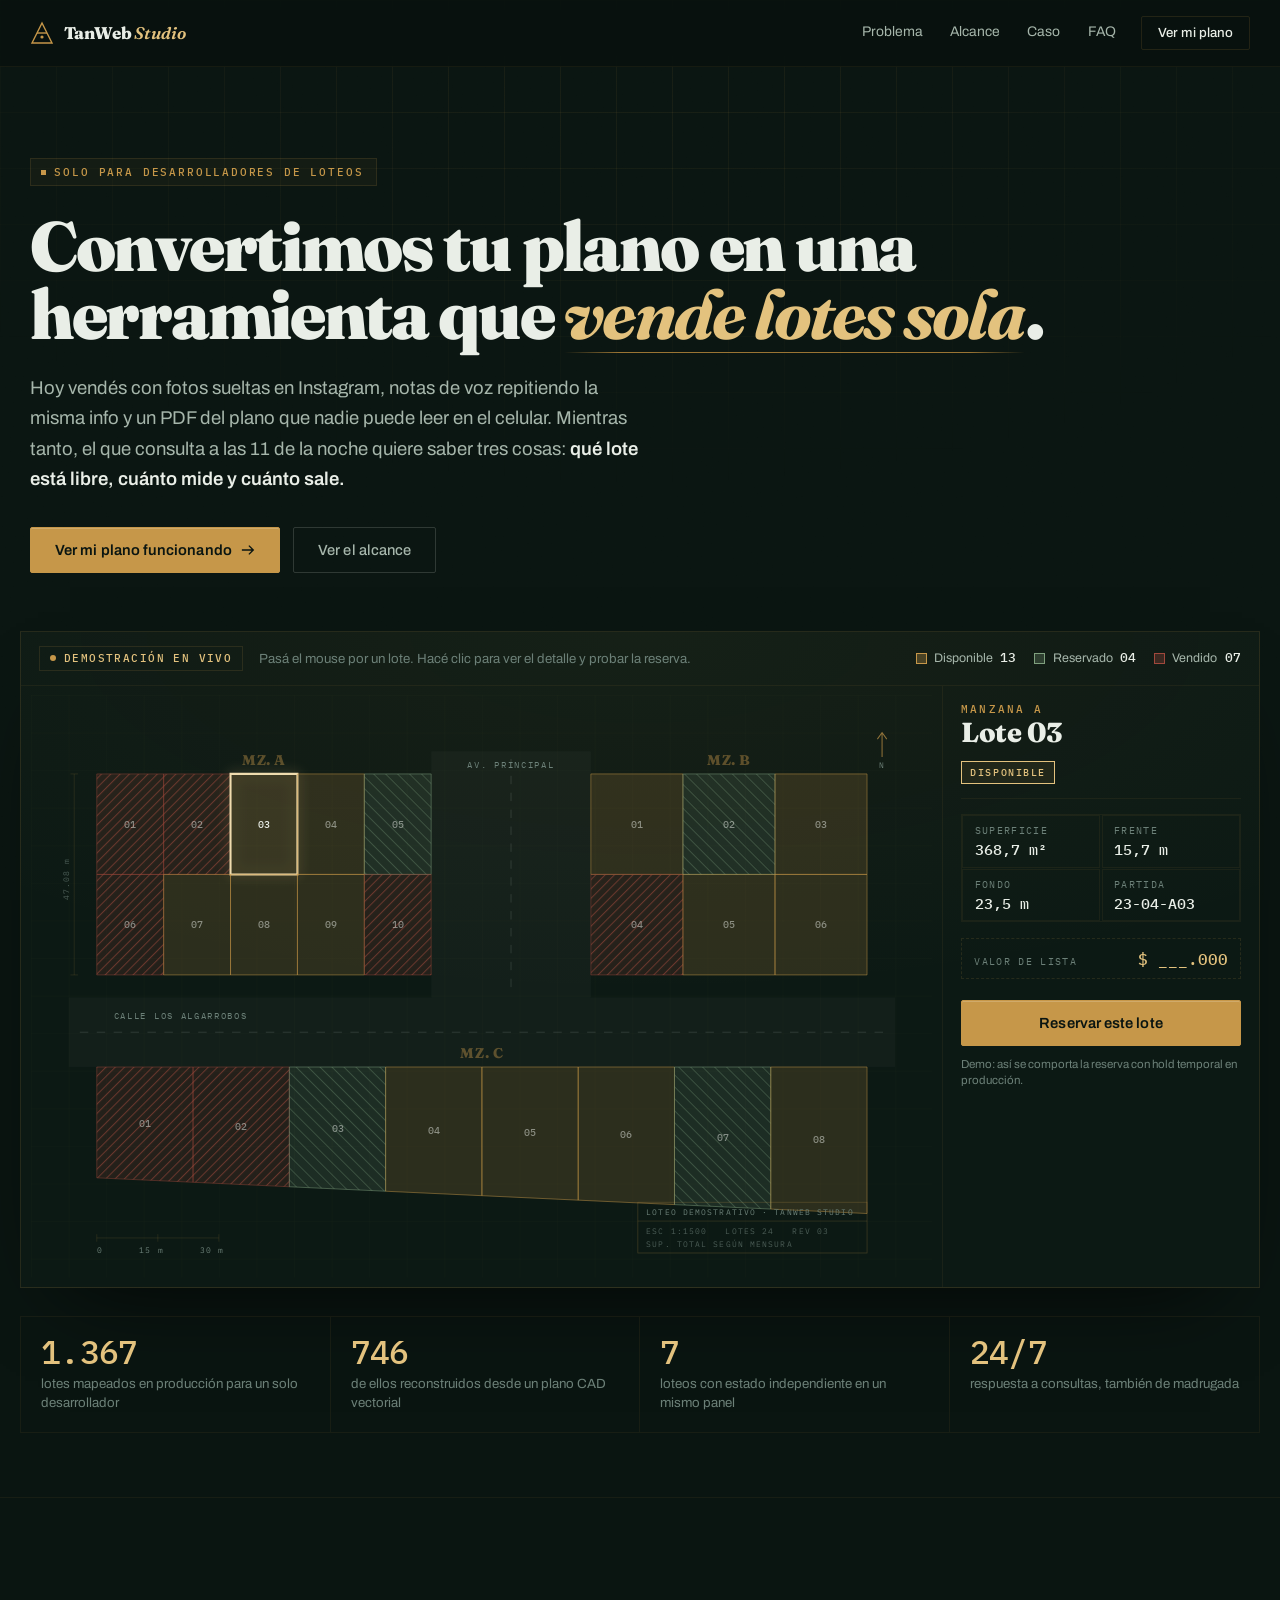
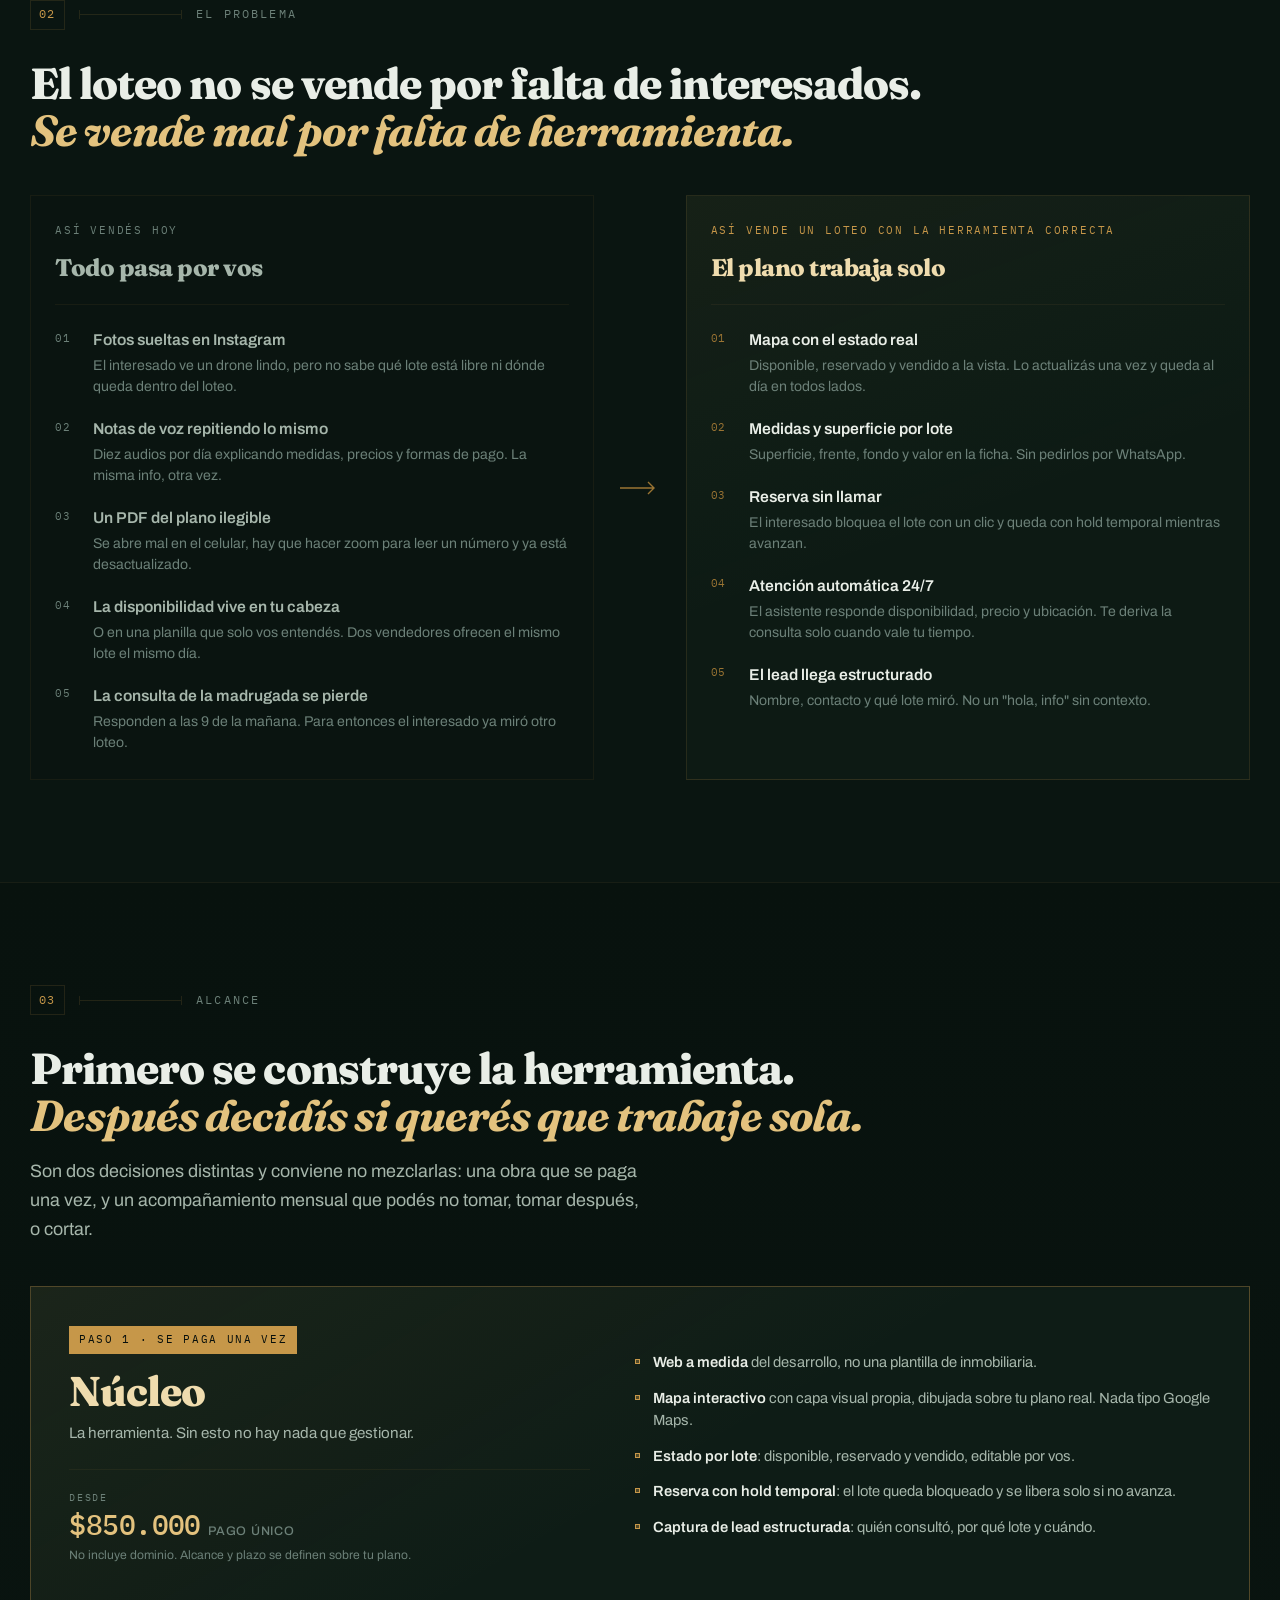
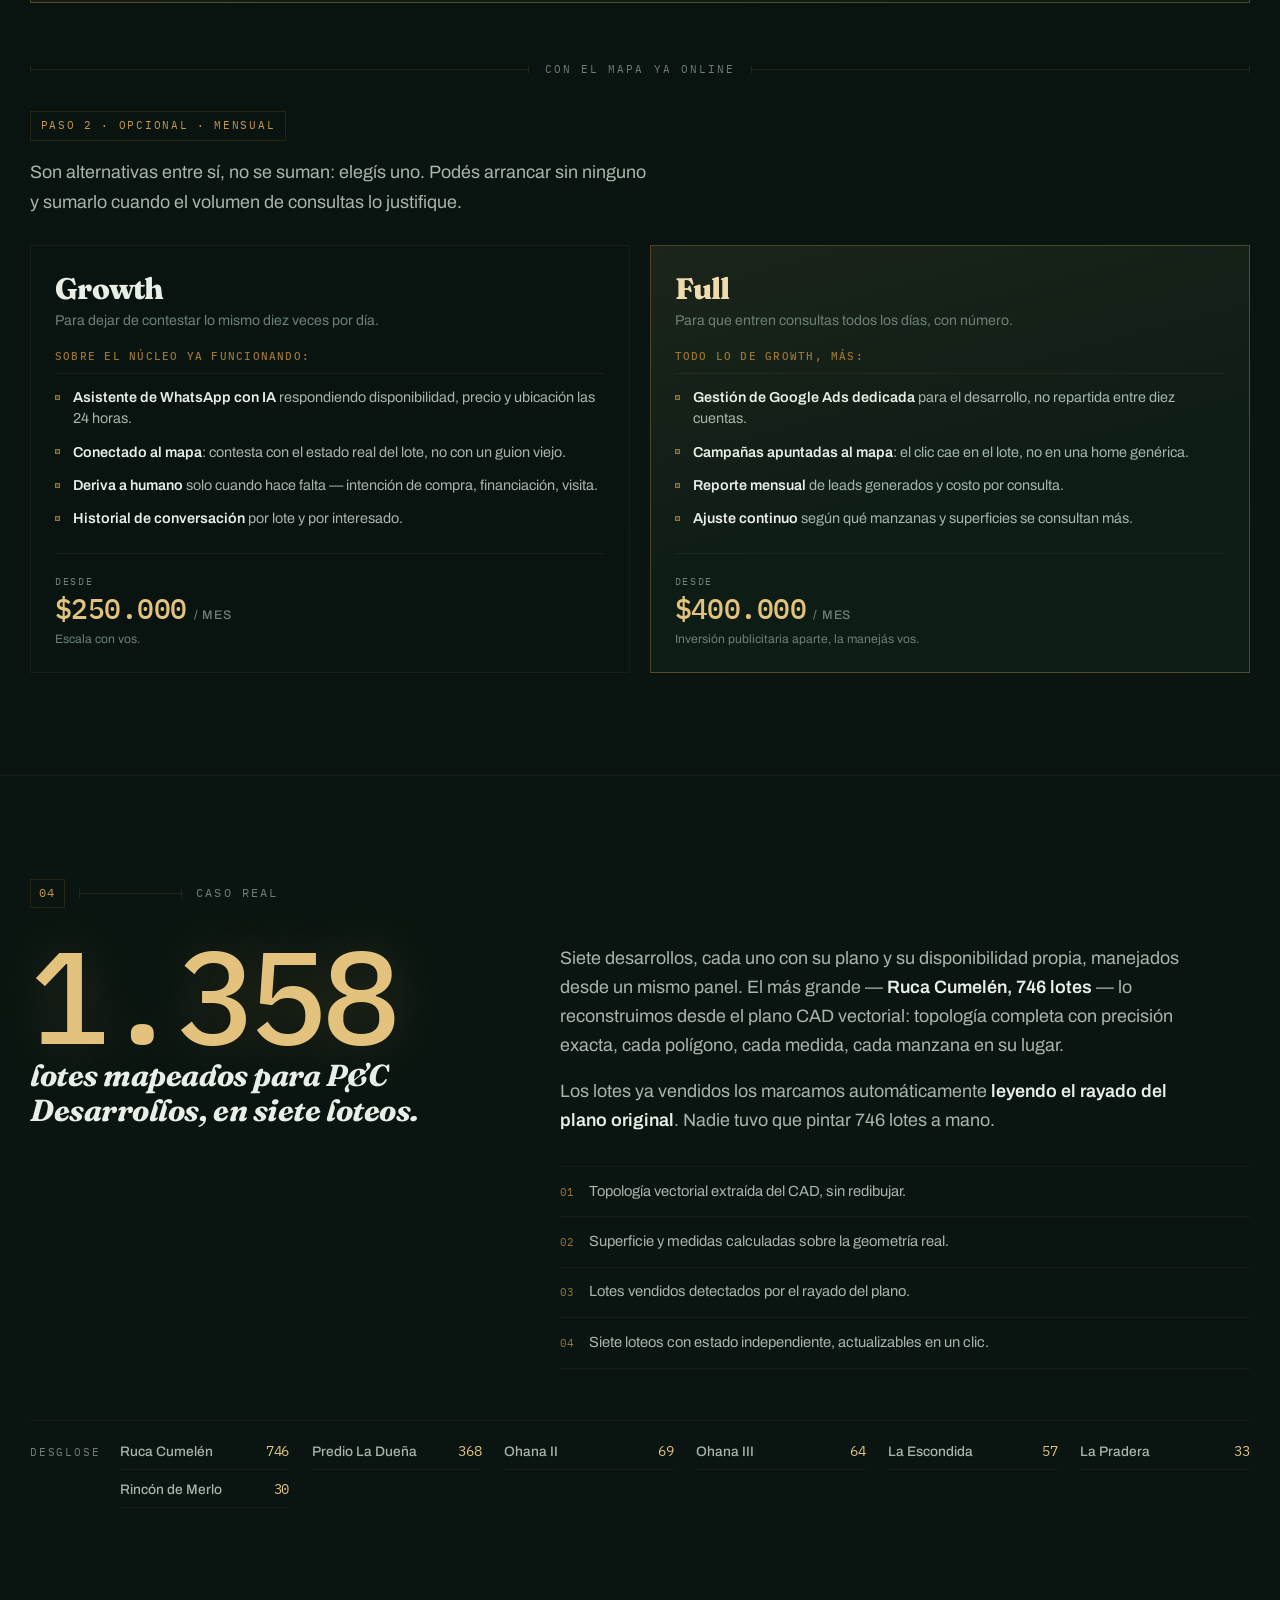
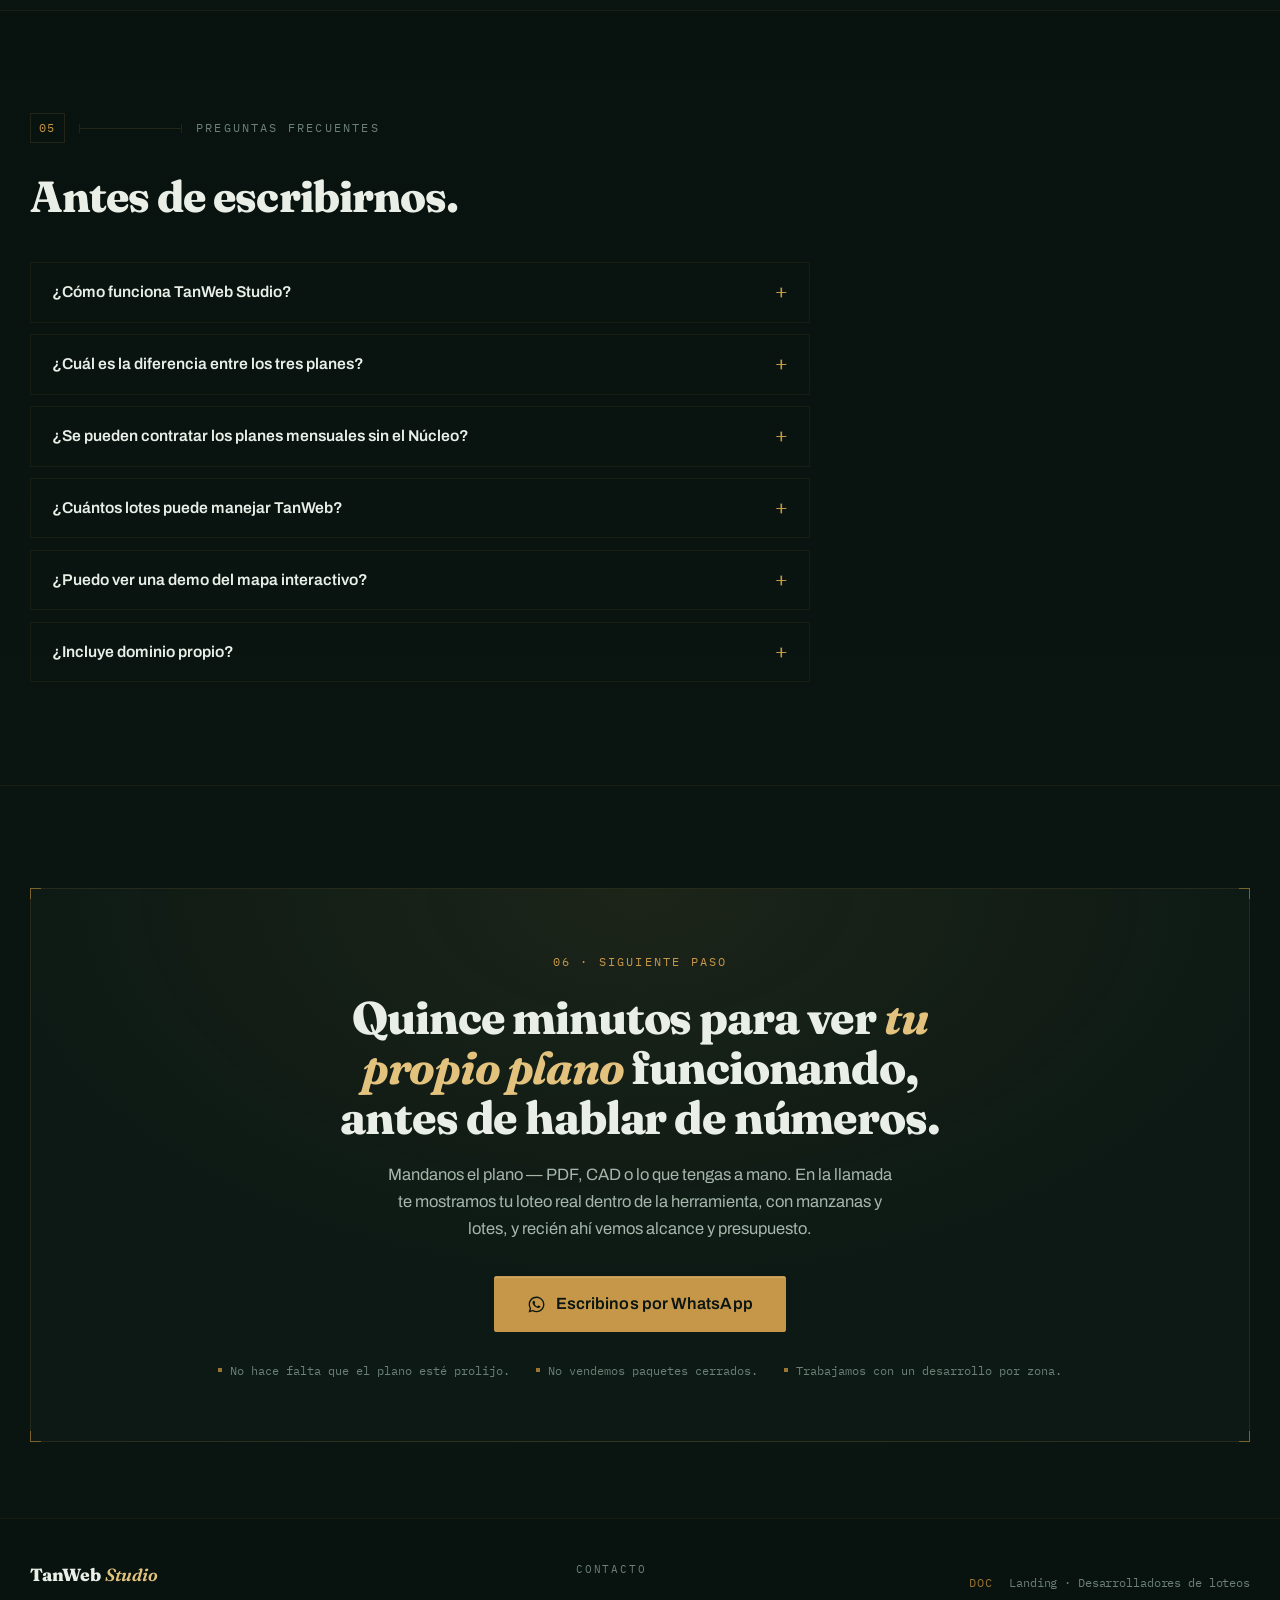
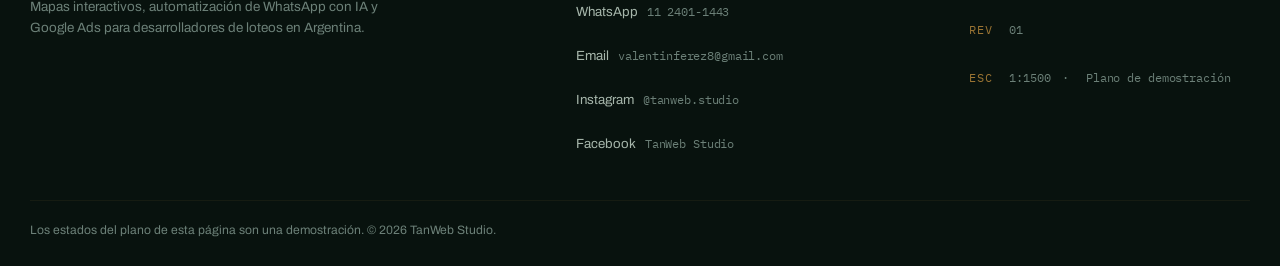
<file: index.html>
<!DOCTYPE html>
<html lang="es-AR">
<head>
<meta charset="utf-8">
<meta name="viewport" content="width=device-width, initial-scale=1">
<title>TanWeb Studio — Tu plano, convertido en una herramienta que vende lotes sola</title>
<meta name="description" content="Webs con mapa interactivo de lotes, reserva con hold temporal y atención por WhatsApp con IA para desarrolladores de loteos. No es un tour 360°: es una herramienta comercial.">
<meta name="theme-color" content="#0A1511">

<meta property="og:type" content="website">
<meta property="og:title" content="TanWeb Studio — Tu plano vende lotes solo">
<meta property="og:description" content="Mapa interactivo con disponibilidad en tiempo real, reserva con hold temporal y asistente de WhatsApp con IA. Para desarrolladores de loteos.">
<meta property="og:image" content="https://tanwebstudio.com/assets/og-image.svg">
<meta property="og:image:type" content="image/svg+xml">
<meta property="og:locale" content="es_AR">
<link rel="canonical" href="https://tanwebstudio.com/">

<link rel="preconnect" href="https://fonts.googleapis.com">
<link rel="preconnect" href="https://fonts.gstatic.com" crossorigin>
<link rel="stylesheet" href="https://fonts.googleapis.com/css2?family=Fraunces:opsz,wght@9..144,600..900&family=Archivo:wght@400;500;600&family=IBM+Plex+Mono:wght@400;500&display=swap">
<link rel="stylesheet" href="/assets/css/styles.css">
<link rel="icon" href="/assets/favicon.svg" type="image/svg+xml">

<!-- Schema: Software Application -->
<script type="application/ld+json">
{
  "@context": "https://schema.org",
  "@type": "SoftwareApplication",
  "name": "TanWeb Studio",
  "description": "Plataforma de mapa interactivo con reserva temporal y asistente de WhatsApp con IA para desarrolladores de loteos",
  "url": "https://tanwebstudio.com/",
  "applicationCategory": "BusinessApplication",
  "offers": [
    {
      "@type": "Offer",
      "name": "Núcleo",
      "price": "850000",
      "priceCurrency": "ARS",
      "description": "Web a medida, mapa interactivo, estado por lote, reserva con hold temporal"
    },
    {
      "@type": "Offer",
      "name": "Growth",
      "price": "250000",
      "priceCurrency": "ARS",
      "priceValidUntil": "2026-12-31",
      "description": "Asistente de WhatsApp con IA, conectado al mapa, historial de conversaciones"
    },
    {
      "@type": "Offer",
      "name": "Full",
      "price": "400000",
      "priceCurrency": "ARS",
      "priceValidUntil": "2026-12-31",
      "description": "Todo lo de Growth + gestión de Google Ads, campañas apuntadas al mapa, reporte mensual"
    }
  ],
  "areaServed": "AR",
  "inLanguage": "es-AR",
  "operatingSystem": "Web",
  "featureList": [
    "Mapa interactivo con geometría real",
    "Disponibilidad en tiempo real",
    "Reserva con hold temporal de 15 minutos",
    "Asistente de WhatsApp con IA",
    "Gestión de Google Ads",
    "Captura estructurada de leads"
  ],
  "author": {
    "@type": "Organization",
    "name": "TanWeb Studio",
    "url": "https://tanwebstudio.com/"
  }
}
</script>

<!-- Schema: FAQ -->
<script type="application/ld+json">
{
  "@context": "https://schema.org",
  "@type": "FAQPage",
  "mainEntity": [
    {
      "@type": "Question",
      "name": "¿Cómo funciona TanWeb Studio?",
      "acceptedAnswer": {
        "@type": "Answer",
        "text": "Convertimos tu plano catastral en un mapa interactivo online. Los interesados ven en tiempo real qué lotes están disponibles, reservados o vendidos. Pueden hacer una reserva temporal (15 minutos) y tu equipo de ventas recibe la consulta estructurada por WhatsApp."
      }
    },
    {
      "@type": "Question",
      "name": "¿Cuál es la diferencia entre los tres planes?",
      "acceptedAnswer": {
        "@type": "Answer",
        "text": "Núcleo ($850.000, pago único) es la herramienta base: el mapa + reserva temporal. Growth ($250.000/mes) agrega un asistente de WhatsApp con IA que responde disponibilidad 24/7. Full ($400.000/mes) incluye todo lo de Growth + gestión dedicada de Google Ads."
      }
    },
    {
      "@type": "Question",
      "name": "¿Se pueden contratar los planes mensuales sin el Núcleo?",
      "acceptedAnswer": {
        "@type": "Answer",
        "text": "No. Growth y Full requieren que Núcleo esté activo. Son decisiones en orden: primero la herramienta (Núcleo), después opcionalmente el acompañamiento (Growth o Full)."
      }
    },
    {
      "@type": "Question",
      "name": "¿Cuántos lotes puede manejar TanWeb?",
      "acceptedAnswer": {
        "@type": "Answer",
        "text": "En producción actualmente manejamos 1.367 lotes distribuidos en 7 desarrollos. La plataforma escala según el tamaño del loteo. Alcance y plazo se definen en la propuesta inicial."
      }
    },
    {
      "@type": "Question",
      "name": "¿Puedo ver una demo del mapa interactivo?",
      "acceptedAnswer": {
        "@type": "Answer",
        "text": "Sí. En el hero de esta página hay un demo interactivo con 24 lotes de demostración. Podés hacer hover, seleccionar lotes, ver superficie, hacer una reserva temporal. Es exactamente cómo funciona en producción."
      }
    },
    {
      "@type": "Question",
      "name": "¿Incluye dominio propio?",
      "acceptedAnswer": {
        "@type": "Answer",
        "text": "El plan Núcleo no incluye dominio. Podés usar uno propio (tusitio.com) o uno que nosotros registremos. Se presupuesta separado."
      }
    }
  ]
}
</script>

<!-- Schema: Organization (local business para Google Business) -->
<script type="application/ld+json">
{
  "@context": "https://schema.org",
  "@type": "LocalBusiness",
  "name": "TanWeb Studio",
  "url": "https://tanwebstudio.com/",
  "description": "Plataforma de mapa interactivo para desarrolladores de loteos en Argentina",
  "areaServed": "AR",
  "serviceType": "B2B SaaS · Software",
  "contactPoint": {
    "@type": "ContactPoint",
    "contactType": "Customer Service",
    "telephone": "+54-9-11-2401-1443",
    "contactOption": "TollFree"
  },
  "sameAs": [
    "https://instagram.com/tanweb.studio"
  ]
}
</script>

<script defer src="https://va.vercel-analytics.com/v1/script.js"></script>
</head>
<body>

<a class="skip" href="#plano">Saltar al plano interactivo</a>

<!-- ══════════════════════════════════════════════ NAV -->
<header class="nav">
  <div class="shell nav__in">
    <a class="brand" href="#top" aria-label="TanWeb Studio, inicio">
      <span class="brand__mark" aria-hidden="true">
        <svg viewBox="0 0 24 24" width="24" height="24"><path d="M2 22 L12 2 L22 22 Z" fill="none" stroke="currentColor" stroke-width="1.4"/><path d="M7 12 H17" stroke="currentColor" stroke-width="1.4"/><circle cx="12" cy="16" r="1.6" fill="currentColor"/></svg>
      </span>
      <span class="brand__txt">TanWeb <em>Studio</em></span>
    </a>
    <nav class="nav__links" aria-label="Secciones">
      <a href="#problema">Problema</a>
      <a href="#oferta">Alcance</a>
      <a href="#caso">Caso</a>
      <a href="#faq">FAQ</a>
    </nav>
    <a class="btn btn--sm" href="#contacto" data-wa="Hola TanWeb. Tengo un loteo y quiero ver cómo se vería mi plano funcionando.">
      Ver mi plano
    </a>
  </div>
</header>

<main id="top">

<!-- ══════════════════════════════════════════════ 01 · HERO -->
<section class="hero">
  <div class="shell">

    <div class="hero__copy">
      <p class="eyebrow"><span class="eyebrow__dot" aria-hidden="true"></span>Solo para desarrolladores de loteos</p>
      <h1 class="hero__h1">
        Convertimos tu plano en una<br>
        herramienta que <em>vende lotes sola</em>.
      </h1>
      <p class="hero__sub">
        Hoy vendés con fotos sueltas en Instagram, notas de voz repitiendo la misma info
        y un PDF del plano que nadie puede leer en el celular. Mientras tanto, el que consulta
        a las 11 de la noche quiere saber tres cosas: <strong>qué lote está libre, cuánto mide y cuánto sale.</strong>
      </p>
      <div class="hero__cta">
        <a class="btn btn--gold" href="#contacto" data-wa="Hola TanWeb. Tengo un loteo y quiero ver cómo se vería mi plano funcionando.">
          Ver mi plano funcionando
          <svg viewBox="0 0 16 16" width="14" height="14" aria-hidden="true"><path d="M1 8h13M9 3l5 5-5 5" fill="none" stroke="currentColor" stroke-width="1.6"/></svg>
        </a>
        <a class="btn btn--ghost" href="#oferta">Ver el alcance</a>
      </div>
    </div>

  </div>

  <!-- ─────────── EL PLANO (elemento firma) -->
  <div class="shell shell--wide">
    <div class="plan" id="plano">

      <div class="plan__head">
        <div class="plan__headL">
          <span class="tag tag--live"><span class="tag__pulse" aria-hidden="true"></span>Demostración en vivo</span>
          <p class="plan__hint">Pasá el mouse por un lote. Hacé clic para ver el detalle y probar la reserva.</p>
        </div>
        <div class="legend" role="list" aria-label="Referencias del plano">
          <span class="legend__i" role="listitem"><i class="sw sw--disp" aria-hidden="true"></i>Disponible <b data-count="disponible">0</b></span>
          <span class="legend__i" role="listitem"><i class="sw sw--res" aria-hidden="true"></i>Reservado <b data-count="reservado">0</b></span>
          <span class="legend__i" role="listitem"><i class="sw sw--vend" aria-hidden="true"></i>Vendido <b data-count="vendido">0</b></span>
        </div>
      </div>

      <div class="plan__body">

        <div class="plan__stage">
          <div class="plan__scroll">
            <div class="plan__canvas" id="planCanvas">
              <svg id="planSvg" viewBox="0 0 960 620" preserveAspectRatio="xMidYMid meet" aria-hidden="true" focusable="false">
                <defs>
                  <pattern id="hatchSold" width="7" height="7" patternTransform="rotate(45)" patternUnits="userSpaceOnUse">
                    <line x1="0" y1="0" x2="0" y2="7" stroke="#A0483C" stroke-width="2.2" opacity=".55"/>
                  </pattern>
                  <pattern id="hatchRes" width="9" height="9" patternTransform="rotate(-45)" patternUnits="userSpaceOnUse">
                    <line x1="0" y1="0" x2="0" y2="9" stroke="#7FA07E" stroke-width="1.4" opacity=".45"/>
                  </pattern>
                  <pattern id="mesh" width="40" height="40" patternUnits="userSpaceOnUse">
                    <path d="M40 0H0V40" fill="none" stroke="#C69749" stroke-width=".4" opacity=".085"/>
                  </pattern>
                </defs>

                <rect x="0" y="0" width="960" height="620" fill="url(#mesh)"></rect>

                <g id="planStreets" aria-hidden="true"></g>
                <g id="planLots"></g>
                <g id="planNotes" aria-hidden="true"></g>
              </svg>

              <!-- Capa accesible: un <button> real por lote.
                   El SVG maneja el mouse (hit area = el polígono exacto) y esta
                   capa maneja teclado y lectores de pantalla: los lectores
                   anuncian un <button> nativo de forma más consistente que un
                   <g role="button">, y Enter/Espacio funcionan sin JS extra.
                   Los botones van con pointer-events:none para no robarle el
                   hover a la geometría del plano. -->
              <div class="kb" id="planKb" role="group"
                   aria-label="Lotes del plano de demostración. Recorré con Tab y seleccioná con Enter."></div>

              <div class="tip" id="planTip" role="status" aria-live="polite"></div>
            </div>
          </div>
          <p class="plan__swipe" aria-hidden="true">Deslizá horizontalmente para recorrer el plano →</p>
        </div>

        <!-- Ficha del lote -->
        <aside class="ficha" id="ficha" aria-label="Ficha del lote seleccionado">
          <div class="ficha__idle" id="fichaIdle">
            <svg viewBox="0 0 40 40" width="34" height="34" aria-hidden="true" class="ficha__ico">
              <rect x="3" y="3" width="34" height="34" fill="none" stroke="currentColor" stroke-width="1.2" stroke-dasharray="3 3"/>
              <path d="M12 20h16M20 12v16" stroke="currentColor" stroke-width="1.2"/>
            </svg>
            <p><strong>Ningún lote seleccionado.</strong></p>
            <p class="mut">Elegí un lote en el plano para ver superficie, medidas y estado — igual que lo ve tu comprador.</p>
          </div>

          <div class="ficha__data" id="fichaData" hidden>
            <div class="ficha__top">
              <p class="ficha__mz" id="fMz">MANZANA A</p>
              <p class="ficha__lote">Lote <span id="fNum">01</span></p>
              <span class="chip" id="fEstado">Disponible</span>
            </div>

            <dl class="specs">
              <div><dt>Superficie</dt><dd id="fSup">— m²</dd></div>
              <div><dt>Frente</dt><dd id="fFrente">— m</dd></div>
              <div><dt>Fondo</dt><dd id="fFondo">— m</dd></div>
              <div><dt>Partida</dt><dd id="fPartida">—</dd></div>
            </dl>

            <div class="ficha__price">
              <span class="ficha__priceLbl">Valor de lista</span>
              <!-- PLACEHOLDER: precio demo del lote -->
              <span class="ficha__priceVal ph">$ ___.000</span>
            </div>

            <div class="hold" id="hold" hidden>
              <div class="hold__bar"><span id="holdFill"></span></div>
              <p class="hold__txt">Reservado a tu nombre · quedan <b id="holdTime">15:00</b></p>
              <p class="hold__note">Cuando el hold vence, el lote vuelve a estar disponible solo. Sin llamar a nadie.</p>
            </div>

            <div class="ficha__actions">
              <button class="btn btn--gold btn--full" id="btnReservar" type="button">Reservar este lote</button>
              <p class="ficha__disc" id="fichaDisc">Demo: así se comporta la reserva con hold temporal en producción.</p>
            </div>
          </div>
        </aside>

      </div>
    </div>
  </div>

  <!-- Stats -->
  <div class="shell shell--wide">
    <ul class="stats" aria-label="Datos de referencia">
      <li><b class="mono">1.367</b><span>lotes mapeados en producción para un solo desarrollador</span></li>
      <li><b class="mono">746</b><span>de ellos reconstruidos desde un plano CAD vectorial</span></li>
      <li><b class="mono">7</b><span>loteos con estado independiente en un mismo panel</span></li>
      <li><b class="mono">24/7</b><span>respuesta a consultas, también de madrugada</span></li>
    </ul>
  </div>
</section>

<!-- ══════════════════════════════════════════════ 02 · PROBLEMA -->
<section class="sec" id="problema">
  <div class="shell">
    <div class="sechead">
      <span class="sechead__n mono">02</span>
      <span class="sechead__rule" aria-hidden="true"></span>
      <span class="sechead__t mono">El problema</span>
    </div>

    <h2 class="h2">
      El loteo no se vende por falta de interesados.<br>
      <em>Se vende mal por falta de herramienta.</em>
    </h2>

    <div class="vs">
      <article class="vs__card vs__card--bad">
        <header>
          <span class="vs__lbl mono">Así vendés hoy</span>
          <h3>Todo pasa por vos</h3>
        </header>
        <ul class="vs__list">
          <li>
            <span class="vs__k mono">01</span>
            <div><b>Fotos sueltas en Instagram</b><p>El interesado ve un drone lindo, pero no sabe qué lote está libre ni dónde queda dentro del loteo.</p></div>
          </li>
          <li>
            <span class="vs__k mono">02</span>
            <div><b>Notas de voz repitiendo lo mismo</b><p>Diez audios por día explicando medidas, precios y formas de pago. La misma info, otra vez.</p></div>
          </li>
          <li>
            <span class="vs__k mono">03</span>
            <div><b>Un PDF del plano ilegible</b><p>Se abre mal en el celular, hay que hacer zoom para leer un número y ya está desactualizado.</p></div>
          </li>
          <li>
            <span class="vs__k mono">04</span>
            <div><b>La disponibilidad vive en tu cabeza</b><p>O en una planilla que solo vos entendés. Dos vendedores ofrecen el mismo lote el mismo día.</p></div>
          </li>
          <li>
            <span class="vs__k mono">05</span>
            <div><b>La consulta de la madrugada se pierde</b><p>Responden a las 9 de la mañana. Para entonces el interesado ya miró otro loteo.</p></div>
          </li>
        </ul>
      </article>

      <div class="vs__arrow" aria-hidden="true">
        <svg viewBox="0 0 40 20" width="40" height="20"><path d="M0 10h34M28 4l6 6-6 6" fill="none" stroke="currentColor" stroke-width="1.4"/></svg>
      </div>

      <article class="vs__card vs__card--good">
        <header>
          <span class="vs__lbl mono">Así vende un loteo con la herramienta correcta</span>
          <h3>El plano trabaja solo</h3>
        </header>
        <ul class="vs__list">
          <li>
            <span class="vs__k mono">01</span>
            <div><b>Mapa con el estado real</b><p>Disponible, reservado y vendido a la vista. Lo actualizás una vez y queda al día en todos lados.</p></div>
          </li>
          <li>
            <span class="vs__k mono">02</span>
            <div><b>Medidas y superficie por lote</b><p>Superficie, frente, fondo y valor en la ficha. Sin pedirlos por WhatsApp.</p></div>
          </li>
          <li>
            <span class="vs__k mono">03</span>
            <div><b>Reserva sin llamar</b><p>El interesado bloquea el lote con un clic y queda con hold temporal mientras avanzan.</p></div>
          </li>
          <li>
            <span class="vs__k mono">04</span>
            <div><b>Atención automática 24/7</b><p>El asistente responde disponibilidad, precio y ubicación. Te deriva la consulta solo cuando vale tu tiempo.</p></div>
          </li>
          <li>
            <span class="vs__k mono">05</span>
            <div><b>El lead llega estructurado</b><p>Nombre, contacto y qué lote miró. No un "hola, info" sin contexto.</p></div>
          </li>
        </ul>
      </article>
    </div>
  </div>
</section>

<!-- ══════════════════════════════════════════════ 03 · OFERTA -->
<section class="sec sec--alt" id="oferta">
  <div class="shell">
    <div class="sechead">
      <span class="sechead__n mono">03</span>
      <span class="sechead__rule" aria-hidden="true"></span>
      <span class="sechead__t mono">Alcance</span>
    </div>

    <h2 class="h2">Primero se construye la herramienta.<br><em>Después decidís si querés que trabaje sola.</em></h2>
    <p class="lead">
      Son dos decisiones distintas y conviene no mezclarlas: una obra que se paga una vez,
      y un acompañamiento mensual que podés no tomar, tomar después, o cortar.
    </p>

    <!-- ─── Decisión 1: la obra, pago único ─── -->
    <article class="obra">
      <div class="obra__k">
        <span class="obra__paso mono">Paso 1 · Se paga una vez</span>
        <h3 class="obra__name">Núcleo</h3>
        <p class="obra__for">La herramienta. Sin esto no hay nada que gestionar.</p>
        <div class="obra__price">
          <span class="tier__pl mono">Desde</span>
          <span class="tier__price mono">$850.000 <em class="tier__per">pago único</em></span>
          <span class="tier__note">No incluye dominio. Alcance y plazo se definen sobre tu plano.</span>
        </div>
      </div>
      <ul class="obra__list">
        <li><b>Web a medida</b> del desarrollo, no una plantilla de inmobiliaria.</li>
        <li><b>Mapa interactivo</b> con capa visual propia, dibujada sobre tu plano real. Nada tipo Google Maps.</li>
        <li><b>Estado por lote</b>: disponible, reservado y vendido, editable por vos.</li>
        <li><b>Reserva con hold temporal</b>: el lote queda bloqueado y se libera solo si no avanza.</li>
        <li><b>Captura de lead estructurada</b>: quién consultó, por qué lote y cuándo.</li>
      </ul>
    </article>

    <!-- ─── Decisión 2: el abono mensual, opcional ─── -->
    <div class="dim" aria-hidden="true">
      <span class="dim__lbl mono">Con el mapa ya online</span>
    </div>

    <div class="mensual__intro">
      <span class="obra__paso mono">Paso 2 · Opcional · Mensual</span>
      <p class="lead">
        Son alternativas entre sí, no se suman: elegís uno. Podés arrancar sin ninguno
        y sumarlo cuando el volumen de consultas lo justifique.
      </p>
    </div>

    <div class="mensual">

      <article class="tier">
        <header class="tier__head">
          <h3 class="tier__name">Growth</h3>
          <p class="tier__for">Para dejar de contestar lo mismo diez veces por día.</p>
        </header>
        <p class="tier__prev">Sobre el Núcleo ya funcionando:</p>
        <ul class="tier__list">
          <li><b>Asistente de WhatsApp con IA</b> respondiendo disponibilidad, precio y ubicación las 24 horas.</li>
          <li><b>Conectado al mapa</b>: contesta con el estado real del lote, no con un guion viejo.</li>
          <li><b>Deriva a humano</b> solo cuando hace falta — intención de compra, financiación, visita.</li>
          <li><b>Historial de conversación</b> por lote y por interesado.</li>
        </ul>
        <footer class="tier__foot">
          <span class="tier__pl mono">Desde</span>
          <span class="tier__price mono">$250.000 <em class="tier__per">/ mes</em></span>
          <span class="tier__note">Escala con vos.</span>
        </footer>
      </article>

      <article class="tier tier--top">
        <header class="tier__head">
          <h3 class="tier__name">Full</h3>
          <p class="tier__for">Para que entren consultas todos los días, con número.</p>
        </header>
        <p class="tier__prev">Todo lo de Growth, más:</p>
        <ul class="tier__list">
          <li><b>Gestión de Google Ads dedicada</b> para el desarrollo, no repartida entre diez cuentas.</li>
          <li><b>Campañas apuntadas al mapa</b>: el clic cae en el lote, no en una home genérica.</li>
          <li><b>Reporte mensual</b> de leads generados y costo por consulta.</li>
          <li><b>Ajuste continuo</b> según qué manzanas y superficies se consultan más.</li>
        </ul>
        <footer class="tier__foot">
          <span class="tier__pl mono">Desde</span>
          <span class="tier__price mono">$400.000 <em class="tier__per">/ mes</em></span>
          <span class="tier__note">Inversión publicitaria aparte, la manejás vos.</span>
        </footer>
      </article>

    </div>
  </div>
</section>

<!-- ══════════════════════════════════════════════ 04 · CASO -->
<section class="sec" id="caso">
  <div class="shell">
    <div class="sechead">
      <span class="sechead__n mono">04</span>
      <span class="sechead__rule" aria-hidden="true"></span>
      <span class="sechead__t mono">Caso real</span>
    </div>

    <div class="caso">
      <div class="caso__stat">
        <h2 class="h2 h2--tight">
          <span class="bignum mono" id="bigNum">1.367</span>
          <span class="bignum__lbl">lotes mapeados para P&amp;C Desarrollos, en siete loteos.</span>
        </h2>
      </div>

      <div class="caso__copy">
        <p class="lead">
          Siete desarrollos, cada uno con su plano y su disponibilidad propia, manejados
          desde un mismo panel. El más grande — <b>Ruca Cumelén, 746 lotes</b> — lo reconstruimos
          desde el plano CAD vectorial: topología completa con precisión exacta, cada polígono,
          cada medida, cada manzana en su lugar.
        </p>
        <p class="lead">
          Los lotes ya vendidos los marcamos automáticamente <b>leyendo el rayado del plano original</b>.
          Nadie tuvo que pintar 746 lotes a mano.
        </p>

        <ul class="caso__facts">
          <li><span class="mono">01</span> Topología vectorial extraída del CAD, sin redibujar.</li>
          <li><span class="mono">02</span> Superficie y medidas calculadas sobre la geometría real.</li>
          <li><span class="mono">03</span> Lotes vendidos detectados por el rayado del plano.</li>
          <li><span class="mono">04</span> Siete loteos con estado independiente, actualizables en un clic.</li>
        </ul>
      </div>
    </div>

    <!-- Desglose por loteo. Los números salen del sitio en producción de P&C
         (contados sobre los mapas reales, no estimados). -->
    <aside class="credit">
      <span class="credit__k mono">Desglose</span>
      <ul class="credit__list">
        <li><b>Ruca Cumelén</b> <span class="mono">746</span></li>
        <li><b>Predio La Dueña</b> <span class="mono">368</span></li>
        <li><b>Ohana II</b> <span class="mono">69</span></li>
        <li><b>Ohana III</b> <span class="mono">64</span></li>
        <li><b>La Escondida</b> <span class="mono">57</span></li>
        <li><b>La Pradera</b> <span class="mono">33</span></li>
        <li><b>Rincón de Merlo</b> <span class="mono">30</span></li>
      </ul>
    </aside>
  </div>
</section>

<!-- ══════════════════════════════════════════════ 05 · FAQ -->
<section class="sec sec--alt" id="faq">
  <div class="shell">
    <div class="sechead">
      <span class="sechead__n mono">05</span>
      <span class="sechead__rule" aria-hidden="true"></span>
      <span class="sechead__t mono">Preguntas frecuentes</span>
    </div>

    <h2 class="h2">Antes de escribirnos.</h2>

    <div class="faq">
      <details class="faq__item">
        <summary class="faq__q">¿Cómo funciona TanWeb Studio?</summary>
        <p class="faq__a">Convertimos tu plano catastral en un mapa interactivo online. Los interesados ven en tiempo real qué lotes están disponibles, reservados o vendidos. Pueden hacer una reserva temporal (15 minutos) y tu equipo de ventas recibe la consulta estructurada por WhatsApp.</p>
      </details>

      <details class="faq__item">
        <summary class="faq__q">¿Cuál es la diferencia entre los tres planes?</summary>
        <p class="faq__a">Núcleo ($850.000, pago único) es la herramienta base: el mapa + reserva temporal. Growth ($250.000/mes) agrega un asistente de WhatsApp con IA que responde disponibilidad 24/7. Full ($400.000/mes) incluye todo lo de Growth + gestión dedicada de Google Ads.</p>
      </details>

      <details class="faq__item">
        <summary class="faq__q">¿Se pueden contratar los planes mensuales sin el Núcleo?</summary>
        <p class="faq__a">No. Growth y Full requieren que Núcleo esté activo. Son decisiones en orden: primero la herramienta (Núcleo), después opcionalmente el acompañamiento (Growth o Full).</p>
      </details>

      <details class="faq__item">
        <summary class="faq__q">¿Cuántos lotes puede manejar TanWeb?</summary>
        <p class="faq__a">En producción actualmente manejamos 1.367 lotes distribuidos en 7 desarrollos. La plataforma escala según el tamaño del loteo. Alcance y plazo se definen en la propuesta inicial.</p>
      </details>

      <details class="faq__item">
        <summary class="faq__q">¿Puedo ver una demo del mapa interactivo?</summary>
        <p class="faq__a">Sí. Arriba en esta misma página hay un demo interactivo con 24 lotes de demostración. Podés hacer hover, seleccionar lotes, ver superficie, hacer una reserva temporal. Es exactamente cómo funciona en producción.</p>
      </details>

      <details class="faq__item">
        <summary class="faq__q">¿Incluye dominio propio?</summary>
        <p class="faq__a">El plan Núcleo no incluye dominio. Podés usar uno propio (tusitio.com) o uno que nosotros registremos. Se presupuesta separado.</p>
      </details>
    </div>
  </div>
</section>

<!-- ══════════════════════════════════════════════ 06 · CTA -->
<section class="cta" id="contacto">
  <div class="shell">
    <div class="cta__box">
      <div class="cta__marks" aria-hidden="true"><span></span><span></span><span></span><span></span></div>

      <span class="sechead__t mono cta__k">06 · Siguiente paso</span>
      <h2 class="cta__h">
        Quince minutos para ver <em>tu propio plano</em> funcionando,<br>
        antes de hablar de números.
      </h2>
      <p class="cta__p">
        Mandanos el plano — PDF, CAD o lo que tengas a mano. En la llamada te mostramos
        tu loteo real dentro de la herramienta, con manzanas y lotes, y recién ahí vemos alcance y presupuesto.
      </p>

      <a class="btn btn--gold btn--lg" href="#" data-wa="Hola TanWeb. Soy desarrollador de loteos y quiero coordinar los 15 minutos para ver mi plano funcionando.">
        <svg viewBox="0 0 24 24" width="19" height="19" aria-hidden="true" class="btn__wa">
          <path fill="currentColor" d="M12.04 2C6.58 2 2.13 6.45 2.13 11.91c0 1.75.46 3.45 1.32 4.95L2 22l5.25-1.38a9.9 9.9 0 0 0 4.79 1.22h.01c5.46 0 9.91-4.45 9.91-9.91 0-2.65-1.03-5.14-2.9-7.01A9.82 9.82 0 0 0 12.04 2Zm0 18.15h-.01a8.2 8.2 0 0 1-4.19-1.15l-.3-.18-3.12.82.83-3.04-.2-.31a8.16 8.16 0 0 1-1.26-4.38c0-4.54 3.7-8.23 8.25-8.23 2.2 0 4.27.86 5.83 2.41a8.19 8.19 0 0 1 2.41 5.83c0 4.54-3.7 8.23-8.24 8.23Zm4.52-6.16c-.25-.12-1.47-.72-1.69-.81-.23-.08-.39-.12-.56.13-.16.24-.64.8-.79.97-.14.16-.29.19-.54.06-.25-.12-1.05-.39-2-1.23-.74-.66-1.24-1.47-1.38-1.72-.15-.25-.02-.38.11-.5.11-.11.25-.29.37-.44.13-.15.17-.25.25-.41.08-.17.04-.31-.02-.44-.06-.12-.56-1.34-.76-1.84-.2-.48-.4-.42-.56-.43h-.48c-.16 0-.43.06-.65.31-.23.25-.85.83-.85 2.02s.87 2.35.99 2.51c.12.16 1.71 2.61 4.14 3.66.58.25 1.03.4 1.38.51.58.19 1.11.16 1.53.1.47-.07 1.47-.6 1.67-1.18.21-.58.21-1.07.15-1.18-.06-.1-.23-.16-.48-.29Z"/>
        </svg>
        Escribinos por WhatsApp
      </a>

      <ul class="cta__reassure">
        <li>No hace falta que el plano esté prolijo.</li>
        <li>No vendemos paquetes cerrados.</li>
        <li>Trabajamos con un desarrollo por zona.</li>
      </ul>
    </div>
  </div>
</section>

</main>

<footer class="foot">
  <div class="shell foot__in">
    <div class="foot__brand">
      <span class="brand__txt">TanWeb <em>Studio</em></span>
      <p>Mapas interactivos, automatización de WhatsApp con IA y Google Ads para desarrolladores de loteos en Argentina.</p>
    </div>
    <div class="foot__contact">
      <p class="foot__ck mono">Contacto</p>
      <ul class="foot__links">
        <li><a href="#" data-wa="Hola TanWeb. Tengo un loteo y quiero ver cómo se vería mi plano funcionando.">WhatsApp <span class="mono">11 2401-1443</span></a></li>
        <li><a href="mailto:valentinferez8@gmail.com">Email <span class="mono">valentinferez8@gmail.com</span></a></li>
        <li><a href="https://instagram.com/tanweb.studio" target="_blank" rel="noopener">Instagram <span class="mono">@tanweb.studio</span></a></li>
        <!-- PLACEHOLDER: pegar la URL real de la página de Facebook -->
        <li><a href="https://www.facebook.com/" target="_blank" rel="noopener">Facebook <span class="mono">TanWeb Studio</span></a></li>
      </ul>
    </div>

    <div class="foot__meta mono">
      <p><span>DOC</span> Landing · Desarrolladores de loteos</p>
      <p><span>REV</span> 01</p>
      <p><span>ESC</span> 1:1500 <span class="foot__sep">·</span> Plano de demostración</p>
    </div>
  </div>
  <p class="foot__legal">Los estados del plano de esta página son una demostración. © <span id="yr">2026</span> TanWeb Studio.</p>
</footer>

<!-- Botón flotante de WhatsApp. Visible por defecto: si el JS falla igual
     sirve. main.js sólo lo esconde en el hero y sobre el CTA final. -->
<a class="wafloat" href="#" id="waFloat"
   data-wa="Hola TanWeb. Tengo un loteo y quiero ver cómo se vería mi plano funcionando."
   aria-label="Escribinos por WhatsApp">
  <svg viewBox="0 0 24 24" width="22" height="22" aria-hidden="true">
    <path fill="currentColor" d="M12.04 2C6.58 2 2.13 6.45 2.13 11.91c0 1.75.46 3.45 1.32 4.95L2 22l5.25-1.38a9.9 9.9 0 0 0 4.79 1.22h.01c5.46 0 9.91-4.45 9.91-9.91 0-2.65-1.03-5.14-2.9-7.01A9.82 9.82 0 0 0 12.04 2Zm0 18.15h-.01a8.2 8.2 0 0 1-4.19-1.15l-.3-.18-3.12.82.83-3.04-.2-.31a8.16 8.16 0 0 1-1.26-4.38c0-4.54 3.7-8.23 8.25-8.23 2.2 0 4.27.86 5.83 2.41a8.19 8.19 0 0 1 2.41 5.83c0 4.54-3.7 8.23-8.24 8.23Zm4.52-6.16c-.25-.12-1.47-.72-1.69-.81-.23-.08-.39-.12-.56.13-.16.24-.64.8-.79.97-.14.16-.29.19-.54.06-.25-.12-1.05-.39-2-1.23-.74-.66-1.24-1.47-1.38-1.72-.15-.25-.02-.38.11-.5.11-.11.25-.29.37-.44.13-.15.17-.25.25-.41.08-.17.04-.31-.02-.44-.06-.12-.56-1.34-.76-1.84-.2-.48-.4-.42-.56-.43h-.48c-.16 0-.43.06-.65.31-.23.25-.85.83-.85 2.02s.87 2.35.99 2.51c.12.16 1.71 2.61 4.14 3.66.58.25 1.03.4 1.38.51.58.19 1.11.16 1.53.1.47-.07 1.47-.6 1.67-1.18.21-.58.21-1.07.15-1.18-.06-.1-.23-.16-.48-.29Z"/>
  </svg>
  <span class="wafloat__t">Escribinos</span>
</a>

<script src="/assets/js/config.js" defer></script>
<script src="/assets/js/plan.js" defer></script>
<script src="/assets/js/main.js" defer></script>
</body>
</html>
</file>
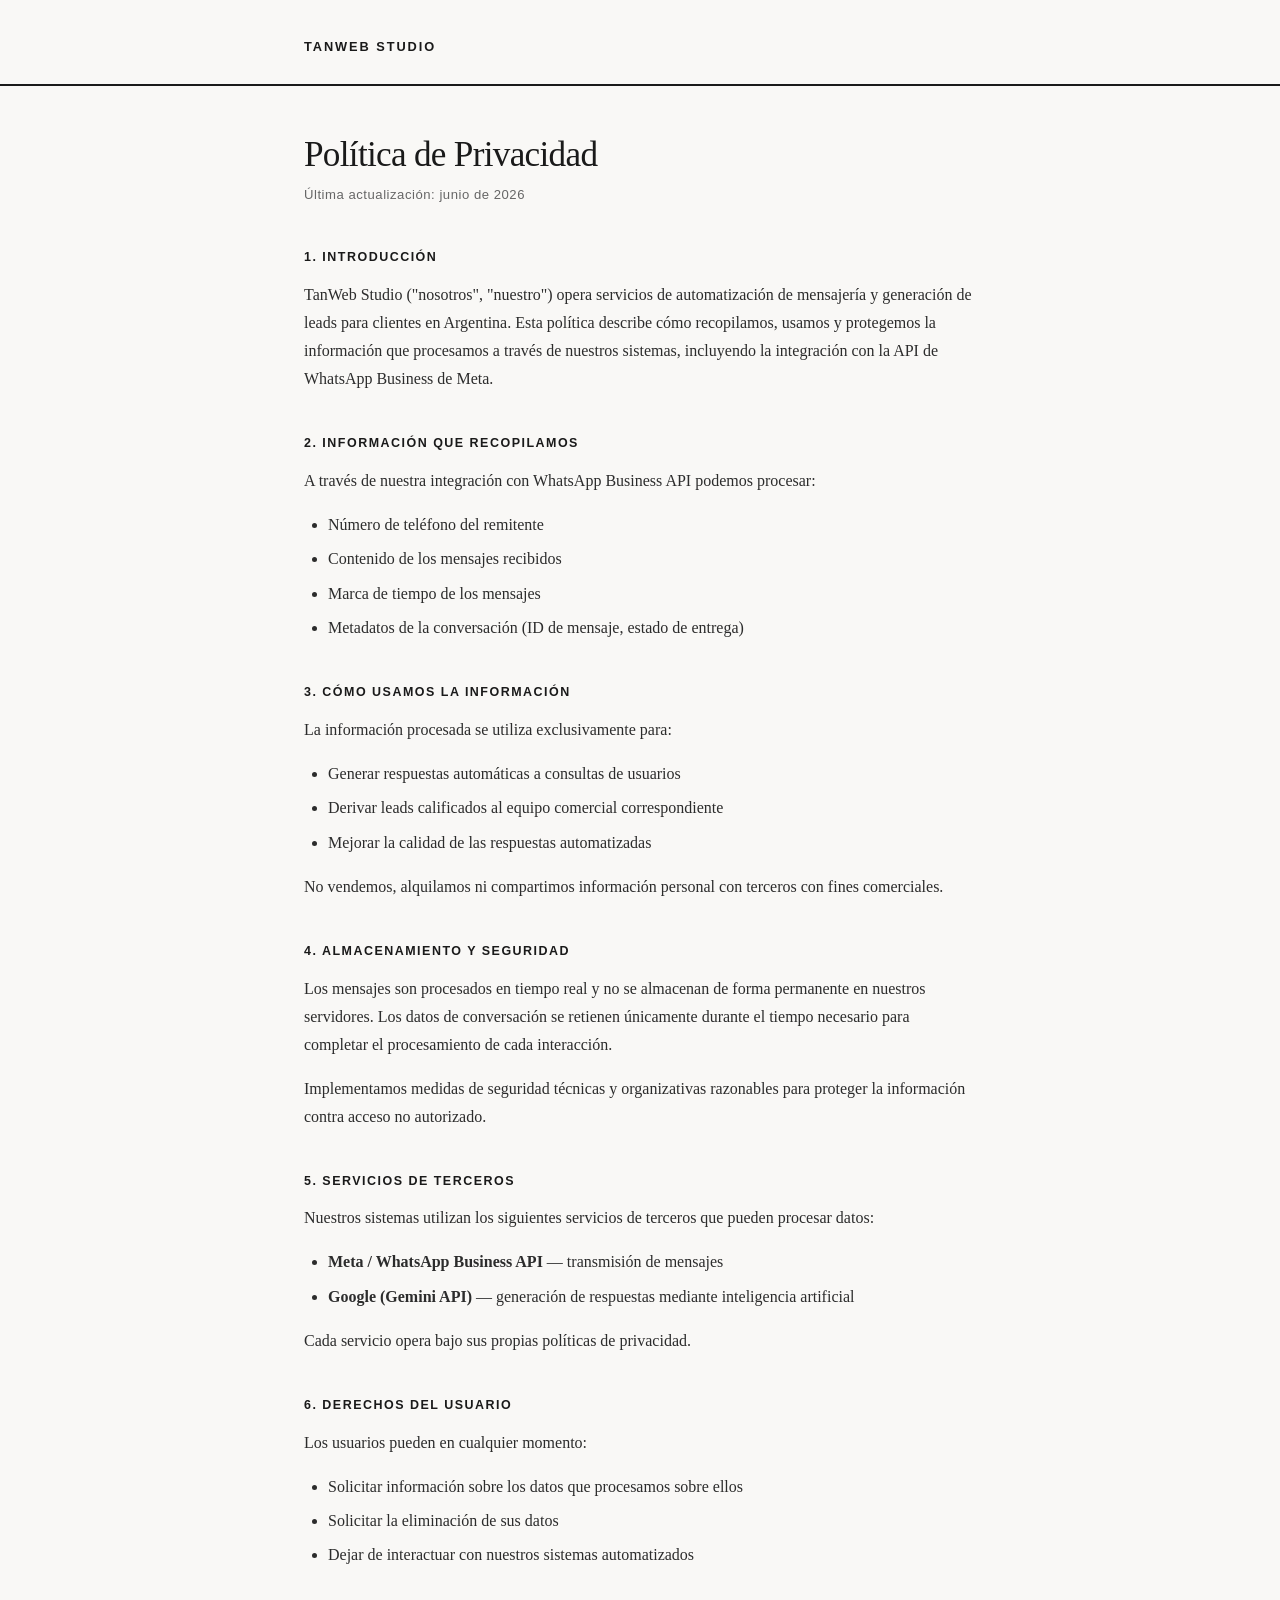
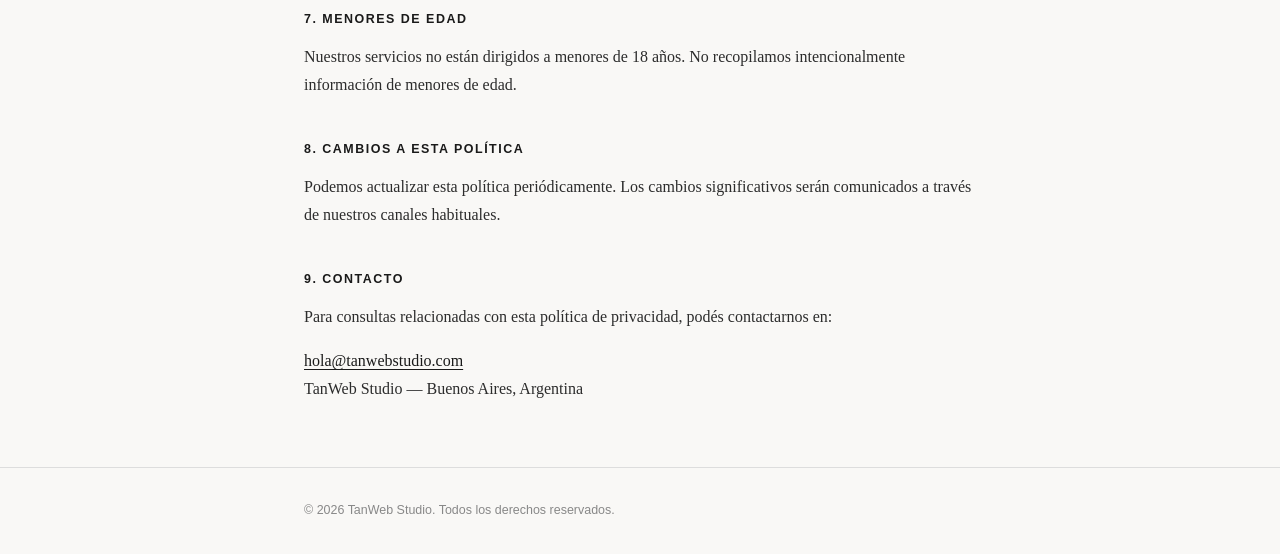
<file: privacy-policy.html>
<!DOCTYPE html>
<html lang="es">
<head>
  <meta charset="UTF-8">
  <meta name="viewport" content="width=device-width, initial-scale=1.0">
  <title>Política de Privacidad — TanWeb Studio</title>
  <style>
    * { margin: 0; padding: 0; box-sizing: border-box; }

    body {
      font-family: 'Georgia', serif;
      background: #f9f8f6;
      color: #1a1a1a;
      line-height: 1.75;
    }

    header {
      border-bottom: 2px solid #1a1a1a;
      padding: 2rem 0 1.5rem;
      margin-bottom: 3rem;
    }

    .container {
      max-width: 720px;
      margin: 0 auto;
      padding: 0 1.5rem;
    }

    .brand {
      font-family: 'Arial', sans-serif;
      font-size: 0.8rem;
      font-weight: 700;
      letter-spacing: 0.15em;
      text-transform: uppercase;
      color: #1a1a1a;
      text-decoration: none;
    }

    h1 {
      font-size: 2.2rem;
      font-weight: normal;
      letter-spacing: -0.02em;
      margin-bottom: 0.5rem;
      line-height: 1.2;
    }

    .meta {
      font-family: 'Arial', sans-serif;
      font-size: 0.82rem;
      color: #666;
      letter-spacing: 0.04em;
    }

    h2 {
      font-family: 'Arial', sans-serif;
      font-size: 0.78rem;
      font-weight: 700;
      letter-spacing: 0.12em;
      text-transform: uppercase;
      margin: 2.5rem 0 0.75rem;
      color: #1a1a1a;
    }

    p {
      margin-bottom: 1rem;
      font-size: 1rem;
      color: #2c2c2c;
    }

    ul {
      margin: 0.5rem 0 1rem 1.5rem;
      color: #2c2c2c;
    }

    ul li {
      margin-bottom: 0.4rem;
    }

    a {
      color: #1a1a1a;
      text-decoration: underline;
      text-underline-offset: 3px;
    }

    footer {
      border-top: 1px solid #ddd;
      margin-top: 4rem;
      padding: 2rem 0;
      font-family: 'Arial', sans-serif;
      font-size: 0.78rem;
      color: #888;
    }
  </style>
</head>
<body>
  <header>
    <div class="container">
      <a class="brand" href="#">TanWeb Studio</a>
    </div>
  </header>

  <main class="container">
    <h1>Política de Privacidad</h1>
    <p class="meta">Última actualización: junio de 2026</p>

    <h2>1. Introducción</h2>
    <p>TanWeb Studio ("nosotros", "nuestro") opera servicios de automatización de mensajería y generación de leads para clientes en Argentina. Esta política describe cómo recopilamos, usamos y protegemos la información que procesamos a través de nuestros sistemas, incluyendo la integración con la API de WhatsApp Business de Meta.</p>

    <h2>2. Información que recopilamos</h2>
    <p>A través de nuestra integración con WhatsApp Business API podemos procesar:</p>
    <ul>
      <li>Número de teléfono del remitente</li>
      <li>Contenido de los mensajes recibidos</li>
      <li>Marca de tiempo de los mensajes</li>
      <li>Metadatos de la conversación (ID de mensaje, estado de entrega)</li>
    </ul>

    <h2>3. Cómo usamos la información</h2>
    <p>La información procesada se utiliza exclusivamente para:</p>
    <ul>
      <li>Generar respuestas automáticas a consultas de usuarios</li>
      <li>Derivar leads calificados al equipo comercial correspondiente</li>
      <li>Mejorar la calidad de las respuestas automatizadas</li>
    </ul>
    <p>No vendemos, alquilamos ni compartimos información personal con terceros con fines comerciales.</p>

    <h2>4. Almacenamiento y seguridad</h2>
    <p>Los mensajes son procesados en tiempo real y no se almacenan de forma permanente en nuestros servidores. Los datos de conversación se retienen únicamente durante el tiempo necesario para completar el procesamiento de cada interacción.</p>
    <p>Implementamos medidas de seguridad técnicas y organizativas razonables para proteger la información contra acceso no autorizado.</p>

    <h2>5. Servicios de terceros</h2>
    <p>Nuestros sistemas utilizan los siguientes servicios de terceros que pueden procesar datos:</p>
    <ul>
      <li><strong>Meta / WhatsApp Business API</strong> — transmisión de mensajes</li>
      <li><strong>Google (Gemini API)</strong> — generación de respuestas mediante inteligencia artificial</li>
    </ul>
    <p>Cada servicio opera bajo sus propias políticas de privacidad.</p>

    <h2>6. Derechos del usuario</h2>
    <p>Los usuarios pueden en cualquier momento:</p>
    <ul>
      <li>Solicitar información sobre los datos que procesamos sobre ellos</li>
      <li>Solicitar la eliminación de sus datos</li>
      <li>Dejar de interactuar con nuestros sistemas automatizados</li>
    </ul>

    <h2>7. Menores de edad</h2>
    <p>Nuestros servicios no están dirigidos a menores de 18 años. No recopilamos intencionalmente información de menores de edad.</p>

    <h2>8. Cambios a esta política</h2>
    <p>Podemos actualizar esta política periódicamente. Los cambios significativos serán comunicados a través de nuestros canales habituales.</p>

    <h2>9. Contacto</h2>
    <p>Para consultas relacionadas con esta política de privacidad, podés contactarnos en:</p>
    <p><a href="mailto:hola@tanwebstudio.com">hola@tanwebstudio.com</a><br>TanWeb Studio — Buenos Aires, Argentina</p>
  </main>

  <footer>
    <div class="container">
      © 2026 TanWeb Studio. Todos los derechos reservados.
    </div>
  </footer>
</body>
</html>
</file>
<file: assets/css/styles.css>
/* ═══════════════════════════════════════════════════════════════
   TanWeb Studio · Landing loteos
   Dirección: documento técnico de agrimensura / plano catastral
   ═══════════════════════════════════════════════════════════════ */

:root{
  /* Tinta verde — nunca negro puro */
  --ink-900:#070F0C;
  --ink-850:#08120E;
  --ink-800:#0A1511;
  --ink-750:#0C1914;
  --ink-700:#0F1E18;
  --ink-600:#13271F;
  --ink-500:#1B342B;

  /* Estados del plano = la paleta de la marca */
  --gold-300:#EFDCAE;
  --gold-400:#E3C27E;
  --gold-500:#C69749;   /* DISPONIBLE */
  --gold-600:#9A7433;
  --sage:#7FA07E;       /* RESERVADO */
  --sage-dim:#5B7A5C;
  --rust:#A0483C;       /* VENDIDO */
  --rust-dim:#6E3129;

  --paper:#E9EEE7;
  --paper-2:#A6B6AB;
  --paper-3:#6C8078;

  --line:rgba(198,151,73,.14);
  --line-2:rgba(198,151,73,.075);
  --line-3:rgba(233,238,231,.07);

  --ff-disp:"Fraunces",Georgia,"Times New Roman",serif;
  --ff-sans:"Archivo","Helvetica Neue",Helvetica,sans-serif;
  --ff-mono:"IBM Plex Mono",ui-monospace,Menlo,Consolas,monospace;

  --shell:1220px;
  --shell-wide:1480px;
  --r:2px;                 /* radios casi nulos: esto es un plano */
  --ease:cubic-bezier(.22,.61,.36,1);
}

*,*::before,*::after{box-sizing:border-box}
html{-webkit-text-size-adjust:100%;scroll-behavior:smooth}
@media (prefers-reduced-motion:reduce){html{scroll-behavior:auto}}

body{
  margin:0;
  background:var(--ink-800);
  color:var(--paper);
  font-family:var(--ff-sans);
  font-size:clamp(15px,.35vw + 14px,16.5px);
  line-height:1.62;
  font-weight:400;
  -webkit-font-smoothing:antialiased;
  overflow-x:hidden;
}

/* Retícula de fondo + grano: atmósfera de papel técnico */
body::before{
  content:"";position:fixed;inset:0;z-index:0;pointer-events:none;
  background-image:
    linear-gradient(var(--line-2) 1px,transparent 1px),
    linear-gradient(90deg,var(--line-2) 1px,transparent 1px);
  background-size:56px 56px;
  mask-image:radial-gradient(ellipse 90% 70% at 50% 0%,#000 20%,transparent 78%);
}
body::after{
  content:"";position:fixed;inset:0;z-index:1;pointer-events:none;opacity:.4;
  background-image:url("data:image/svg+xml;utf8,<svg xmlns='http://www.w3.org/2000/svg' width='160' height='160'><filter id='n'><feTurbulence type='fractalNoise' baseFrequency='.8' numOctaves='3'/><feColorMatrix type='saturate' values='0'/></filter><rect width='160' height='160' filter='url(%23n)' opacity='.28'/></svg>");
  mix-blend-mode:overlay;
}
main,.nav,.foot{position:relative;z-index:2}

img,svg{display:block;max-width:100%}
b,strong{font-weight:600;color:var(--paper)}
em{font-style:italic}

.mono{font-family:var(--ff-mono);font-variant-ligatures:none;letter-spacing:-.01em}
.mut{color:var(--paper-2)}
.ph{color:var(--gold-400)}

.shell{width:min(100% - 2.5rem,var(--shell));margin-inline:auto}
.shell--wide{width:min(100% - 2.5rem,var(--shell-wide))}
@media (max-width:600px){.shell,.shell--wide{width:min(100% - 1.6rem,var(--shell))}}

/* Foco visible, siempre */
:focus-visible{outline:2px solid var(--gold-400);outline-offset:3px;border-radius:1px}
.skip{
  position:absolute;left:-9999px;top:0;z-index:99;
  background:var(--gold-500);color:var(--ink-900);padding:.7rem 1.1rem;
  font:500 .85rem/1 var(--ff-sans)
}
.skip:focus{left:1rem;top:1rem}

/* ─────────────────────────────────────────── Tipografía */
.h2{
  font-family:var(--ff-disp);
  font-weight:800;
  font-size:clamp(1.85rem,3.4vw,3.05rem);
  line-height:1.08;
  letter-spacing:-.022em;
  margin:0 0 1.1rem;
  color:var(--paper);
  text-wrap:balance;
}
.h2 em{color:var(--gold-400);font-style:italic;font-weight:700}
.h2--tight{margin-bottom:1.4rem}
.lead{
  max-width:62ch;color:var(--paper-2);
  font-size:clamp(1rem,.5vw + .9rem,1.12rem);margin:0 0 1.1rem
}

.eyebrow{
  display:inline-flex;align-items:center;gap:.55rem;
  font:500 .715rem/1 var(--ff-mono);
  letter-spacing:.16em;text-transform:uppercase;color:var(--gold-500);
  margin:0 0 1.6rem;padding:.45rem .8rem .45rem .6rem;
  border:1px solid var(--line);background:rgba(198,151,73,.05)
}
.eyebrow__dot{width:5px;height:5px;background:var(--gold-500);display:block}

/* Encabezado de sección: cota de plano */
.sechead{display:flex;align-items:center;gap:.9rem;margin-bottom:1.9rem}
.sechead__n{
  font-size:.72rem;letter-spacing:.12em;color:var(--gold-500);
  border:1px solid var(--line);padding:.28rem .5rem
}
.sechead__rule{
  flex:0 0 auto;width:clamp(40px,8vw,110px);height:9px;
  border-left:1px solid var(--line);border-right:1px solid var(--line);
  background:linear-gradient(var(--line),var(--line)) center/100% 1px no-repeat
}
.sechead__t{
  font-size:.72rem;letter-spacing:.19em;text-transform:uppercase;color:var(--paper-3)
}

/* ─────────────────────────────────────────── Botones */
.btn{
  display:inline-flex;align-items:center;justify-content:center;gap:.6rem;
  font:500 .92rem/1 var(--ff-sans);letter-spacing:.005em;
  padding:.92rem 1.5rem;border:1px solid var(--line);border-radius:var(--r);
  color:var(--paper);text-decoration:none;background:transparent;cursor:pointer;
  transition:background .22s var(--ease),color .22s var(--ease),border-color .22s var(--ease),transform .22s var(--ease)
}
.btn--gold{
  background:var(--gold-500);border-color:var(--gold-500);color:#0A1511;font-weight:600;
  box-shadow:0 1px 0 rgba(255,255,255,.18) inset
}
.btn--gold:hover{background:var(--gold-400);border-color:var(--gold-400);transform:translateY(-1px)}
.btn--ghost{border-color:rgba(233,238,231,.16);color:var(--paper-2)}
.btn--ghost:hover{border-color:var(--gold-500);color:var(--paper)}
.btn--sm{padding:.6rem 1rem;font-size:.83rem}
.btn--lg{padding:1.1rem 2rem;font-size:1.02rem}
.btn--full{width:100%}
.btn:disabled{opacity:.42;cursor:not-allowed;transform:none}
.btn__wa{flex:0 0 auto}

/* ─────────────────────────────────────────── Nav */
.nav{
  position:sticky;top:0;z-index:40;
  background:color-mix(in srgb,var(--ink-850) 88%,transparent);
  backdrop-filter:blur(10px);
  border-bottom:1px solid var(--line-2)
}
.nav__in{display:flex;align-items:center;gap:1.6rem;height:66px}
.brand{display:flex;align-items:center;gap:.6rem;text-decoration:none;color:var(--paper)}
.brand__mark{color:var(--gold-500);display:block}
.brand__txt{font-family:var(--ff-disp);font-weight:800;font-size:1.06rem;letter-spacing:-.01em}
.brand__txt em{font-weight:600;color:var(--gold-400);font-style:italic}
.nav__links{margin-left:auto;display:flex;gap:1.7rem}
.nav__links a{
  color:var(--paper-2);text-decoration:none;font-size:.87rem;
  padding:.3rem 0;border-bottom:1px solid transparent;transition:color .2s,border-color .2s
}
.nav__links a:hover{color:var(--gold-400);border-color:var(--gold-500)}
@media (max-width:900px){.nav__links{display:none}.nav__in{gap:1rem}.brand+.btn{margin-left:auto}}

/* ─────────────────────────────────────────── Hero */
.hero{padding:clamp(3.2rem,7vw,6rem) 0 clamp(2.5rem,5vw,4rem)}
/* El límite se mide sobre el display (Fraunces ~70px), no sobre el cuerpo:
   con 44ch el titular se partía en seis líneas. */
.hero__copy{max-width:min(100%,1060px)}
.hero__h1{
  font-family:var(--ff-disp);font-weight:900;
  font-size:clamp(2.35rem,5.6vw,4.35rem);
  line-height:.99;letter-spacing:-.033em;margin:0 0 1.5rem;
  text-wrap:balance
}
.hero__h1 em{
  font-style:italic;font-weight:700;color:var(--gold-400);
  position:relative;white-space:nowrap
}
.hero__h1 em::after{
  content:"";position:absolute;left:0;right:0;bottom:.06em;height:1px;
  background:linear-gradient(90deg,transparent,var(--gold-600) 12%,var(--gold-600) 88%,transparent)
}
.hero__sub{max-width:56ch;color:var(--paper-2);font-size:clamp(1rem,.55vw + .92rem,1.16rem);margin:0 0 2.1rem}
.hero__cta{display:flex;flex-wrap:wrap;gap:.8rem;margin-bottom:clamp(2.5rem,5vw,3.6rem)}

/* ─────────────────────────────────────────── EL PLANO */
.plan{
  border:1px solid var(--line);
  background:
    radial-gradient(120% 90% at 50% 0%,rgba(198,151,73,.055),transparent 62%),
    var(--ink-750);
  box-shadow:0 40px 90px -50px rgba(0,0,0,.9)
}
.plan__head{
  display:flex;flex-wrap:wrap;align-items:center;gap:1rem;
  padding:.85rem 1.15rem;border-bottom:1px solid var(--line-2)
}
.plan__headL{display:flex;align-items:center;gap:1rem;flex-wrap:wrap;min-width:0}
.tag{
  display:inline-flex;align-items:center;gap:.5rem;
  font:500 .68rem/1 var(--ff-mono);letter-spacing:.13em;text-transform:uppercase;
  color:var(--gold-400);border:1px solid var(--line);padding:.4rem .6rem;white-space:nowrap
}
.tag__pulse{width:6px;height:6px;background:var(--gold-500);border-radius:50%;animation:pulse 2.4s infinite}
@keyframes pulse{0%,100%{opacity:1;box-shadow:0 0 0 0 rgba(198,151,73,.5)}50%{opacity:.55;box-shadow:0 0 0 5px rgba(198,151,73,0)}}
.plan__hint{margin:0;font-size:.83rem;color:var(--paper-3)}

.legend{display:flex;gap:1.15rem;margin-left:auto;flex-wrap:wrap}
.legend__i{display:inline-flex;align-items:center;gap:.45rem;font-size:.78rem;color:var(--paper-2);white-space:nowrap}
.legend__i b{font-family:var(--ff-mono);font-weight:500;color:var(--paper);font-size:.8rem}
.sw{width:11px;height:11px;display:inline-block;border:1px solid currentColor;flex:0 0 auto}
.sw--disp{color:var(--gold-500);background:rgba(198,151,73,.3)}
.sw--res{color:var(--sage);background:rgba(127,160,126,.26)}
.sw--vend{color:var(--rust);background:rgba(160,72,60,.3)}

.plan__body{display:grid;grid-template-columns:minmax(0,1fr) 316px}
.plan__stage{min-width:0;border-right:1px solid var(--line-2)}
.plan__scroll{overflow-x:auto;overflow-y:hidden;scrollbar-width:thin;scrollbar-color:var(--ink-500) transparent}
.plan__canvas{position:relative;padding:.6rem}
#planSvg{width:100%;height:auto;display:block;touch-action:pan-x pan-y}
.plan__swipe{display:none;margin:0;padding:0 1rem .7rem;font:400 .74rem/1 var(--ff-mono);color:var(--paper-3)}

/* Lotes */
.lot{cursor:pointer;outline:none}
.lot__shape{
  stroke:rgba(233,238,231,.22);stroke-width:1;
  transition:fill .18s var(--ease),stroke .18s var(--ease),stroke-width .18s var(--ease)
}
.lot__hatch{pointer-events:none;transition:opacity .18s var(--ease)}
.lot__num{
  font-family:var(--ff-mono);font-size:11px;font-weight:500;
  fill:rgba(233,238,231,.5);text-anchor:middle;pointer-events:none;
  transition:fill .18s var(--ease)
}
.lot--disponible .lot__shape{fill:rgba(198,151,73,.17);stroke:rgba(198,151,73,.5)}
.lot--reservado  .lot__shape{fill:rgba(127,160,126,.15);stroke:rgba(127,160,126,.5)}
.lot--vendido    .lot__shape{fill:rgba(160,72,60,.16);stroke:rgba(160,72,60,.45)}

.lot--disponible:hover .lot__shape,.lot--disponible.is-kb .lot__shape{fill:rgba(198,151,73,.42);stroke:var(--gold-300);stroke-width:1.8}
.lot--reservado:hover  .lot__shape,.lot--reservado.is-kb  .lot__shape{fill:rgba(127,160,126,.34);stroke:#B7CDB6;stroke-width:1.8}
.lot--vendido:hover    .lot__shape,.lot--vendido.is-kb    .lot__shape{fill:rgba(160,72,60,.36);stroke:#D08578;stroke-width:1.8}
.lot:hover .lot__num,.lot.is-kb .lot__num{fill:var(--paper)}

/* Foco de teclado: anillo dorado punteado sobre el lote */
.lot.is-kb .lot__shape{stroke:var(--gold-300);stroke-width:2.4;stroke-dasharray:5 3}

/* Capa accesible sobre el plano */
.kb{position:absolute;pointer-events:none}
.kb__btn{
  position:absolute;margin:0;padding:0;border:0;background:none;
  pointer-events:none;              /* el mouse va al polígono del SVG */
  -webkit-appearance:none;appearance:none;color:transparent;font:inherit
}
.kb__btn:focus-visible{
  outline:2px solid var(--gold-300);outline-offset:2px;
  background:rgba(227,194,126,.08)
}

.lot.is-sel .lot__shape{stroke:var(--gold-300);stroke-width:2.2;filter:drop-shadow(0 0 7px rgba(227,194,126,.4))}
.lot.is-sel .lot__num{fill:var(--paper)}
.lot.is-dim{opacity:.42}

.street{fill:rgba(233,238,231,.028)}
.street__mid{stroke:rgba(233,238,231,.14);stroke-width:1;stroke-dasharray:9 9}
.street__lbl{
  font-family:var(--ff-mono);font-size:9.5px;letter-spacing:.19em;
  fill:var(--paper-3);text-transform:uppercase
}
.mz__lbl{font-family:var(--ff-disp);font-size:15px;font-weight:800;fill:rgba(198,151,73,.42);letter-spacing:.04em}
.note{font-family:var(--ff-mono);font-size:9px;letter-spacing:.13em;fill:var(--paper-3)}
.note--dim{fill:rgba(108,128,120,.66)}
.rule{stroke:var(--line);stroke-width:1}

/* Tooltip */
.tip{
  position:absolute;z-index:5;pointer-events:none;
  padding:.5rem .7rem;min-width:132px;
  background:var(--ink-900);border:1px solid var(--gold-600);
  box-shadow:0 12px 28px -12px rgba(0,0,0,.95);
  opacity:0;transform:translate(-50%,-118%) scale(.97);
  transition:opacity .13s var(--ease),transform .13s var(--ease)
}
.tip.is-on{opacity:1;transform:translate(-50%,-124%) scale(1)}
.tip__n{font:500 .82rem/1.1 var(--ff-mono);color:var(--gold-300);margin:0 0 .22rem}
.tip__m{font:400 .74rem/1.1 var(--ff-mono);color:var(--paper-2);margin:0}
.tip__e{
  display:inline-block;margin-top:.4rem;font:500 .62rem/1 var(--ff-mono);
  letter-spacing:.14em;text-transform:uppercase;padding:.24rem .38rem;border:1px solid currentColor
}
.tip__e[data-e="disponible"]{color:var(--gold-400)}
.tip__e[data-e="reservado"]{color:var(--sage)}
.tip__e[data-e="vendido"]{color:#C4796D}

/* Ficha */
.ficha{padding:1.15rem;display:flex;flex-direction:column;min-width:0}
.ficha__idle{margin:auto 0;text-align:left;color:var(--paper-3)}
.ficha__ico{color:var(--gold-600);margin-bottom:.9rem}
.ficha__idle p{margin:0 0 .4rem;font-size:.9rem}
.ficha__idle strong{color:var(--paper-2);font-weight:500}

.ficha__top{border-bottom:1px solid var(--line-2);padding-bottom:.85rem;margin-bottom:.95rem}
.ficha__mz{margin:0 0 .25rem;font:500 .67rem/1 var(--ff-mono);letter-spacing:.19em;color:var(--gold-500)}
.ficha__lote{font-family:var(--ff-disp);font-weight:800;font-size:1.72rem;line-height:1;margin:0 0 .7rem;letter-spacing:-.02em}
.chip{
  display:inline-block;font:500 .64rem/1 var(--ff-mono);letter-spacing:.15em;text-transform:uppercase;
  padding:.34rem .5rem;border:1px solid currentColor
}
.chip[data-e="disponible"]{color:var(--gold-400);background:rgba(198,151,73,.09)}
.chip[data-e="reservado"]{color:var(--sage);background:rgba(127,160,126,.09)}
.chip[data-e="vendido"]{color:#C4796D;background:rgba(160,72,60,.09)}

.specs{display:grid;grid-template-columns:1fr 1fr;gap:.1rem;margin:0 0 1rem;border:1px solid var(--line-2)}
.specs>div{padding:.6rem .7rem;border:.5px solid var(--line-2)}
.specs dt{font:400 .64rem/1 var(--ff-mono);letter-spacing:.13em;text-transform:uppercase;color:var(--paper-3);margin-bottom:.35rem}
.specs dd{margin:0;font:500 .96rem/1 var(--ff-mono);color:var(--paper)}

.ficha__price{
  display:flex;align-items:baseline;justify-content:space-between;gap:.6rem;
  padding:.7rem .75rem;border:1px dashed var(--line);margin-bottom:.9rem
}
.ficha__priceLbl{font:400 .64rem/1 var(--ff-mono);letter-spacing:.13em;text-transform:uppercase;color:var(--paper-3)}
.ficha__priceVal{font:500 1.02rem/1 var(--ff-mono)}

.hold{border:1px solid rgba(127,160,126,.34);background:rgba(127,160,126,.07);padding:.7rem .75rem;margin-bottom:.9rem}
.hold__bar{height:3px;background:rgba(127,160,126,.2);margin-bottom:.55rem;overflow:hidden}
.hold__bar span{display:block;height:100%;width:100%;background:var(--sage);transform-origin:left;transition:transform 1s linear}
.hold__txt{margin:0 0 .35rem;font:400 .8rem/1.35 var(--ff-sans);color:var(--paper-2)}
.hold__txt b{font-family:var(--ff-mono);color:var(--sage);font-weight:500}
.hold__note{margin:0;font-size:.74rem;line-height:1.4;color:var(--paper-3)}

.ficha__actions{margin-top:auto;padding-top:.4rem}
.ficha__disc{margin:.6rem 0 0;font-size:.72rem;line-height:1.45;color:var(--paper-3)}

@media (max-width:980px){
  .plan__body{grid-template-columns:1fr}
  .plan__stage{border-right:0;border-bottom:1px solid var(--line-2)}
  .ficha__idle{margin:0}
  .plan__hint{display:none}
  .legend{margin-left:0}
}
@media (max-width:760px){
  #planSvg{min-width:660px}
  .plan__swipe{display:block}
  .specs{grid-template-columns:1fr 1fr}
}

/* ─────────────────────────────────────────── Stats */
.stats{
  list-style:none;margin:1.7rem 0 0;padding:0;
  display:grid;grid-template-columns:repeat(4,1fr);
  border:1px solid var(--line-2)
}
.stats li{padding:1.15rem 1.25rem;border-right:1px solid var(--line-2)}
.stats li:last-child{border-right:0}
.stats b{
  display:block;font-size:clamp(1.6rem,2.6vw,2.15rem);font-weight:500;
  color:var(--gold-400);line-height:1;margin-bottom:.45rem;letter-spacing:-.02em
}
.stats span{display:block;font-size:.83rem;color:var(--paper-3);line-height:1.42}
@media (max-width:820px){
  .stats{grid-template-columns:1fr 1fr}
  .stats li{border-bottom:1px solid var(--line-2)}
  .stats li:nth-child(2n){border-right:0}
  .stats li:nth-last-child(-n+2){border-bottom:0}
}
@media (max-width:460px){
  .stats{grid-template-columns:1fr}
  .stats li{border-right:0}
  .stats li:nth-last-child(-n+2){border-bottom:1px solid var(--line-2)}
  .stats li:last-child{border-bottom:0}
}

/* ─────────────────────────────────────────── Secciones */
.sec{padding:clamp(4rem,8vw,7rem) 0;border-top:1px solid var(--line-2)}
.sec--alt{background:linear-gradient(var(--ink-850),var(--ink-800))}

/* Problema */
.vs{
  display:grid;grid-template-columns:1fr auto 1fr;gap:1.6rem;align-items:stretch;
  margin-top:2.6rem
}
.vs__arrow{align-self:center;color:var(--gold-600)}
.vs__card{border:1px solid var(--line-2);padding:1.6rem 1.5rem;background:rgba(10,21,17,.5)}
.vs__card--good{border-color:var(--line);background:
  linear-gradient(160deg,rgba(198,151,73,.05),transparent 55%),rgba(15,30,24,.6)}
.vs__card header{margin-bottom:1.4rem;padding-bottom:1rem;border-bottom:1px solid var(--line-2)}
.vs__lbl{
  display:block;font-size:.66rem;letter-spacing:.17em;text-transform:uppercase;
  color:var(--paper-3);margin-bottom:.6rem
}
.vs__card--good .vs__lbl{color:var(--gold-500)}
.vs__card h3{
  font-family:var(--ff-disp);font-weight:800;font-size:1.5rem;margin:0;letter-spacing:-.02em;
  color:var(--paper-2)
}
.vs__card--good h3{color:var(--gold-300)}
.vs__list{list-style:none;margin:0;padding:0;display:flex;flex-direction:column;gap:1.15rem}
.vs__list li{display:flex;gap:.9rem}
.vs__k{
  flex:0 0 auto;font-size:.66rem;color:var(--paper-3);padding-top:.18rem;
  width:1.5rem;letter-spacing:.05em
}
.vs__card--good .vs__k{color:var(--gold-600)}
.vs__list b{display:block;font-size:.98rem;margin-bottom:.18rem;font-weight:600}
.vs__card--bad .vs__list b{color:var(--paper-2)}
.vs__list p{margin:0;font-size:.88rem;line-height:1.5;color:var(--paper-3)}
@media (max-width:900px){
  .vs{grid-template-columns:1fr;gap:1rem}
  .vs__arrow{transform:rotate(90deg);justify-self:center;margin:.2rem 0}
}

/* Oferta — dos decisiones separadas: la obra (única) y el abono (mensual) */

/* Paso 1 — la obra. Horizontal y a todo el ancho: no compite en columna
   con los mensuales, así el ojo no compara $850.000 contra $350.000. */
.obra{
  display:grid;grid-template-columns:minmax(0,.95fr) minmax(0,1.05fr);
  gap:clamp(1.6rem,3.5vw,3rem);
  margin-top:2.6rem;padding:clamp(1.7rem,3vw,2.4rem);
  border:1px solid rgba(198,151,73,.34);
  background:linear-gradient(150deg,rgba(198,151,73,.07),transparent 55%),rgba(15,30,24,.8)
}
.obra__paso{
  display:inline-block;font-size:.66rem;letter-spacing:.16em;text-transform:uppercase;
  color:var(--ink-900);background:var(--gold-500);padding:.35rem .6rem;margin-bottom:1.1rem
}
.obra__name{
  font-family:var(--ff-disp);font-weight:800;font-size:clamp(2rem,3.4vw,2.6rem);
  line-height:1;margin:0 0 .55rem;letter-spacing:-.028em;color:var(--gold-300)
}
.obra__for{margin:0 0 1.6rem;font-size:.95rem;color:var(--paper-2);line-height:1.45}
.obra__price{padding-top:1.2rem;border-top:1px solid var(--line-2)}
.obra__list{
  list-style:none;margin:0;padding:0;display:flex;flex-direction:column;gap:.85rem;
  align-self:center
}
.obra__list li{
  position:relative;padding-left:1.15rem;font-size:.92rem;line-height:1.5;color:var(--paper-2)
}
.obra__list li::before{
  content:"";position:absolute;left:0;top:.55em;width:5px;height:5px;
  border:1px solid var(--gold-500);background:rgba(198,151,73,.35)
}

/* Cota separadora entre las dos decisiones */
.dim{
  display:flex;align-items:center;gap:1rem;
  margin:clamp(2.4rem,5vw,3.6rem) 0 clamp(1.4rem,2.5vw,2rem)
}
.dim::before,.dim::after{
  content:"";flex:1;height:7px;
  border-left:1px solid var(--line);border-right:1px solid var(--line);
  background:linear-gradient(var(--line),var(--line)) center/100% 1px no-repeat
}
.dim__lbl{
  flex:0 0 auto;font-size:.68rem;letter-spacing:.19em;text-transform:uppercase;color:var(--paper-3)
}

/* Paso 2 — los mensuales. Misma altura, sin escalón: son alternativas. */
.mensual__intro{margin-bottom:1.8rem}
.mensual__intro .obra__paso{background:transparent;color:var(--gold-500);border:1px solid var(--line);padding:.35rem .6rem}
.mensual__intro .lead{margin-bottom:0}
.mensual{display:grid;grid-template-columns:repeat(2,1fr);gap:1.2rem;align-items:stretch}

.tier{
  position:relative;display:flex;flex-direction:column;
  border:1px solid var(--line-2);background:rgba(10,21,17,.55);
  padding:1.7rem 1.5rem 1.5rem
}
.tier--top{
  border-color:rgba(198,151,73,.34);
  background:linear-gradient(165deg,rgba(198,151,73,.07),transparent 58%),rgba(15,30,24,.8)
}
.tier__head{margin:0 0 1.2rem}
.tier__name{
  font-family:var(--ff-disp);font-weight:800;font-size:1.85rem;line-height:1;
  margin:0 0 .5rem;letter-spacing:-.025em
}
.tier--top .tier__name{color:var(--gold-300)}
.tier__for{margin:0;font-size:.88rem;color:var(--paper-3);line-height:1.45}
.tier__prev{
  margin:0 0 .8rem;font:500 .7rem/1 var(--ff-mono);letter-spacing:.11em;
  text-transform:uppercase;color:var(--gold-600);
  padding-bottom:.7rem;border-bottom:1px solid var(--line-2)
}
.tier__list{list-style:none;margin:0 0 1.5rem;padding:0;display:flex;flex-direction:column;gap:.75rem}
.tier__list li{
  position:relative;padding-left:1.15rem;font-size:.9rem;line-height:1.48;color:var(--paper-2)
}
.tier__list li::before{
  content:"";position:absolute;left:0;top:.55em;width:5px;height:5px;
  border:1px solid var(--gold-600);background:rgba(198,151,73,.25)
}
.tier__foot{margin-top:auto;padding-top:1.2rem;border-top:1px solid var(--line-2)}
.tier__pl{display:block;font-size:.64rem;letter-spacing:.16em;text-transform:uppercase;color:var(--paper-3);margin-bottom:.3rem}
.tier__price{
  display:flex;align-items:baseline;flex-wrap:wrap;gap:.45rem;
  font-size:1.75rem;font-weight:500;line-height:1;margin-bottom:.5rem;letter-spacing:-.02em;
  color:var(--gold-400)
}
.tier__per{
  font-family:var(--ff-sans);font-style:normal;font-size:.78rem;font-weight:500;
  letter-spacing:.06em;text-transform:uppercase;color:var(--paper-3)
}
.tier__note{display:block;font-size:.76rem;color:var(--paper-3);line-height:1.4}
@media (max-width:940px){
  .obra{grid-template-columns:1fr;gap:1.6rem}
  .obra__list{align-self:start}
  .mensual{grid-template-columns:1fr;gap:1rem}
}
@media (max-width:520px){
  .dim::before{display:none}
  .dim__lbl{font-size:.62rem;letter-spacing:.14em}
}

/* Caso */
.caso{display:grid;grid-template-columns:minmax(0,.82fr) minmax(0,1.18fr);gap:clamp(1.8rem,4vw,3.6rem);align-items:start}
.caso__stat{position:sticky;top:6rem}
.bignum{
  display:block;font-size:clamp(4.4rem,11vw,8.2rem);font-weight:500;
  line-height:.86;color:var(--gold-400);letter-spacing:-.045em;
  margin-bottom:.4rem;
  text-shadow:0 0 60px rgba(198,151,73,.22)
}
.bignum__lbl{
  display:block;font-family:var(--ff-disp);font-weight:700;font-style:italic;
  font-size:clamp(1.25rem,2.4vw,1.9rem);line-height:1.14;letter-spacing:-.015em;
  color:var(--paper);max-width:20ch
}
.caso__copy .lead:first-child{margin-top:.3rem}
.caso__facts{list-style:none;margin:1.9rem 0 0;padding:0;border-top:1px solid var(--line-2)}
.caso__facts li{
  display:flex;gap:.9rem;align-items:baseline;
  padding:.8rem 0;border-bottom:1px solid var(--line-2);
  font-size:.92rem;color:var(--paper-2)
}
.caso__facts span{font-size:.68rem;color:var(--gold-600);flex:0 0 auto}
/* Crédito de cliente — deliberadamente separado del caso de los 765 */
.credit{
  display:flex;flex-wrap:wrap;align-items:baseline;gap:.6rem 1.2rem;
  margin-top:clamp(2rem,4vw,3.2rem);padding-top:1.2rem;
  border-top:1px solid var(--line-2)
}
.credit__k{
  font-size:.66rem;letter-spacing:.17em;text-transform:uppercase;color:var(--paper-3)
}
.credit__list{
  list-style:none;margin:0;padding:0;flex:1 1 32rem;
  display:grid;grid-template-columns:repeat(auto-fit,minmax(9.5rem,1fr));gap:.5rem 1.4rem
}
.credit__list li{
  display:flex;align-items:baseline;justify-content:space-between;gap:.6rem;
  font-size:.86rem;color:var(--paper-3);
  padding-bottom:.35rem;border-bottom:1px solid var(--line-2)
}
.credit__list b{color:var(--paper-2);font-weight:500}
.credit__list .mono{color:var(--gold-400);font-size:.88rem}

@media (max-width:900px){.caso{grid-template-columns:1fr}}

/* ─────────────────────────────────────────── FAQ */
.faq{max-width:780px;margin-top:2.6rem;display:flex;flex-direction:column;gap:.7rem}
.faq__item{
  border:1px solid var(--line-2);background:rgba(10,21,17,.5);
  padding:0 1.3rem
}
.faq__item[open]{border-color:var(--line);background:rgba(15,30,24,.7)}
.faq__q{
  padding:1.15rem 1.6rem 1.15rem 0;position:relative;cursor:pointer;
  list-style:none;font-family:var(--ff-sans);font-weight:600;font-size:.98rem;
  color:var(--paper);line-height:1.4
}
.faq__q::-webkit-details-marker{display:none}
.faq__q::after{
  content:"+";position:absolute;right:0;top:50%;transform:translateY(-50%);
  font:400 1.3rem/1 var(--ff-mono);color:var(--gold-500)
}
.faq__item[open] .faq__q::after{content:"–"}
.faq__a{margin:0 0 1.3rem;font-size:.9rem;line-height:1.6;color:var(--paper-3);max-width:64ch}
@media (prefers-reduced-motion:no-preference){
  .faq__item{transition:border-color .2s ease,background-color .2s ease}
}

/* ─────────────────────────────────────────── CTA */
.cta{padding:clamp(4rem,8vw,7rem) 0 clamp(3rem,6vw,5rem);border-top:1px solid var(--line-2)}
.cta__box{
  position:relative;border:1px solid var(--line);padding:clamp(2.2rem,5vw,4.2rem);
  background:
    radial-gradient(90% 120% at 50% 0%,rgba(198,151,73,.09),transparent 60%),
    var(--ink-750);
  text-align:center
}
.cta__marks span{
  position:absolute;width:11px;height:11px;border:1px solid var(--gold-600);opacity:.75
}
.cta__marks span:nth-child(1){top:-1px;left:-1px;border-right:0;border-bottom:0}
.cta__marks span:nth-child(2){top:-1px;right:-1px;border-left:0;border-bottom:0}
.cta__marks span:nth-child(3){bottom:-1px;left:-1px;border-right:0;border-top:0}
.cta__marks span:nth-child(4){bottom:-1px;right:-1px;border-left:0;border-top:0}
.cta__k{display:block;margin-bottom:1.3rem;color:var(--gold-500)}
.cta__h{
  font-family:var(--ff-disp);font-weight:800;
  font-size:clamp(1.7rem,3.6vw,2.85rem);line-height:1.1;letter-spacing:-.025em;
  margin:0 auto 1.2rem;max-width:22ch;text-wrap:balance
}
.cta__h em{font-style:italic;color:var(--gold-400);font-weight:700}
.cta__p{max-width:56ch;margin:0 auto 2.1rem;color:var(--paper-2)}
.cta__reassure{
  list-style:none;margin:2rem 0 0;padding:0;
  display:flex;flex-wrap:wrap;gap:.6rem 1.6rem;justify-content:center
}
.cta__reassure li{
  font:400 .78rem/1 var(--ff-mono);color:var(--paper-3);
  display:flex;align-items:center;gap:.5rem
}
.cta__reassure li::before{content:"";width:4px;height:4px;background:var(--gold-600);flex:0 0 auto}

/* ─────────────────────────────────────────── Footer */
.foot{border-top:1px solid var(--line-2);padding:2.6rem 0 1.6rem;background:var(--ink-850)}
.foot__in{display:flex;flex-wrap:wrap;gap:2rem;justify-content:space-between;align-items:flex-start}
.foot__brand{max-width:40ch}
.foot__brand .brand__txt{display:block;margin-bottom:.5rem;font-size:1.1rem}
.foot__brand p{margin:0;font-size:.84rem;color:var(--paper-3);line-height:1.5}
.foot__ck{
  margin:0 0 .7rem;font-size:.66rem;letter-spacing:.17em;text-transform:uppercase;color:var(--paper-3)
}
.foot__links{list-style:none;margin:0;padding:0;display:flex;flex-direction:column}
.foot__links a{
  display:flex;gap:.55rem;align-items:center;flex-wrap:wrap;
  color:var(--paper-2);text-decoration:none;font-size:.83rem;
  /* alto mínimo táctil: sin esto los links quedan en 22 px */
  min-height:44px;padding:.35rem 0;
  transition:color .2s
}
.foot__links a .mono{font-size:.78rem;color:var(--paper-3);transition:color .2s}
.foot__links a:hover{color:var(--gold-300)}
.foot__links a:hover .mono{color:var(--gold-400)}

.foot__meta{display:flex;flex-direction:column;gap:.3rem;font-size:.74rem;color:var(--paper-3)}
.foot__meta span{color:var(--gold-600);margin-right:.55rem;letter-spacing:.1em}
.foot__sep{margin:0 .3rem;color:var(--paper-3)!important}
.foot__legal{
  margin:2.2rem 0 0;padding-top:1.2rem;border-top:1px solid var(--line-2);
  font-size:.76rem;color:var(--paper-3);
  width:min(100% - 2.5rem,var(--shell));margin-inline:auto
}

/* ─────────────────────────────────────────── WhatsApp flotante */
.wafloat{
  position:fixed;right:clamp(.9rem,2vw,1.5rem);bottom:clamp(.9rem,2vw,1.5rem);
  z-index:45;
  display:inline-flex;align-items:center;gap:.6rem;
  padding:.85rem 1.2rem;min-height:52px;
  background:var(--gold-500);color:var(--ink-900);
  border:1px solid var(--gold-400);border-radius:var(--r);
  text-decoration:none;font:600 .9rem/1 var(--ff-sans);
  box-shadow:0 16px 38px -14px rgba(0,0,0,.9),0 1px 0 rgba(255,255,255,.2) inset;
  transition:opacity .3s var(--ease),transform .3s var(--ease),background .2s var(--ease)
}
.wafloat:hover{background:var(--gold-400)}
.wafloat.is-off{
  opacity:0;transform:translateY(14px) scale(.96);pointer-events:none
}
@media (max-width:560px){
  .wafloat{padding:0;width:54px;height:54px;justify-content:center}
  .wafloat__t{display:none}
}

/* ─────────────────────────────────────────── Reveal on scroll */
.rv{opacity:0;transform:translateY(18px)}
.rv.is-in{opacity:1;transform:none;transition:opacity .7s var(--ease),transform .7s var(--ease)}

@media (prefers-reduced-motion:reduce){
  *,*::before,*::after{
    animation-duration:.001ms!important;animation-iteration-count:1!important;
    transition-duration:.001ms!important;scroll-behavior:auto!important
  }
  .rv{opacity:1;transform:none}
  .tag__pulse{animation:none}
  .caso__stat{position:static}
}
</file>
